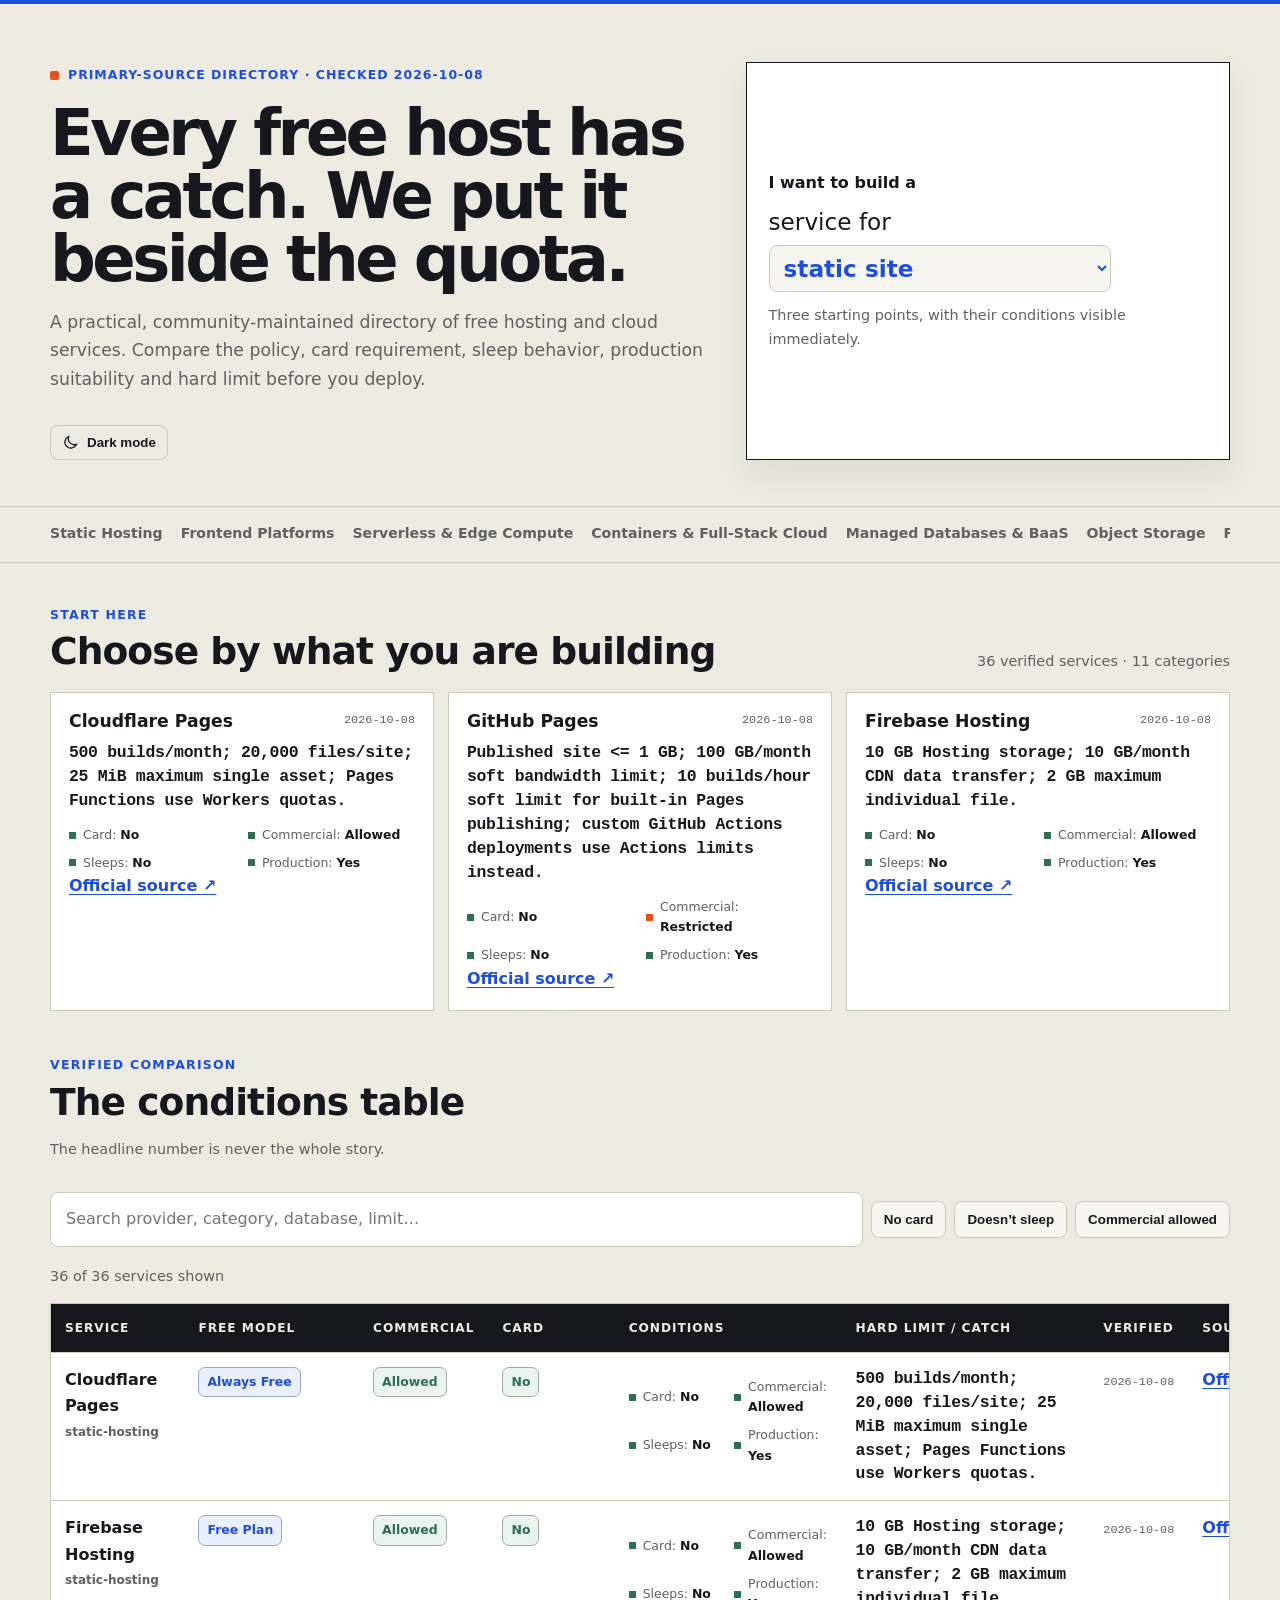
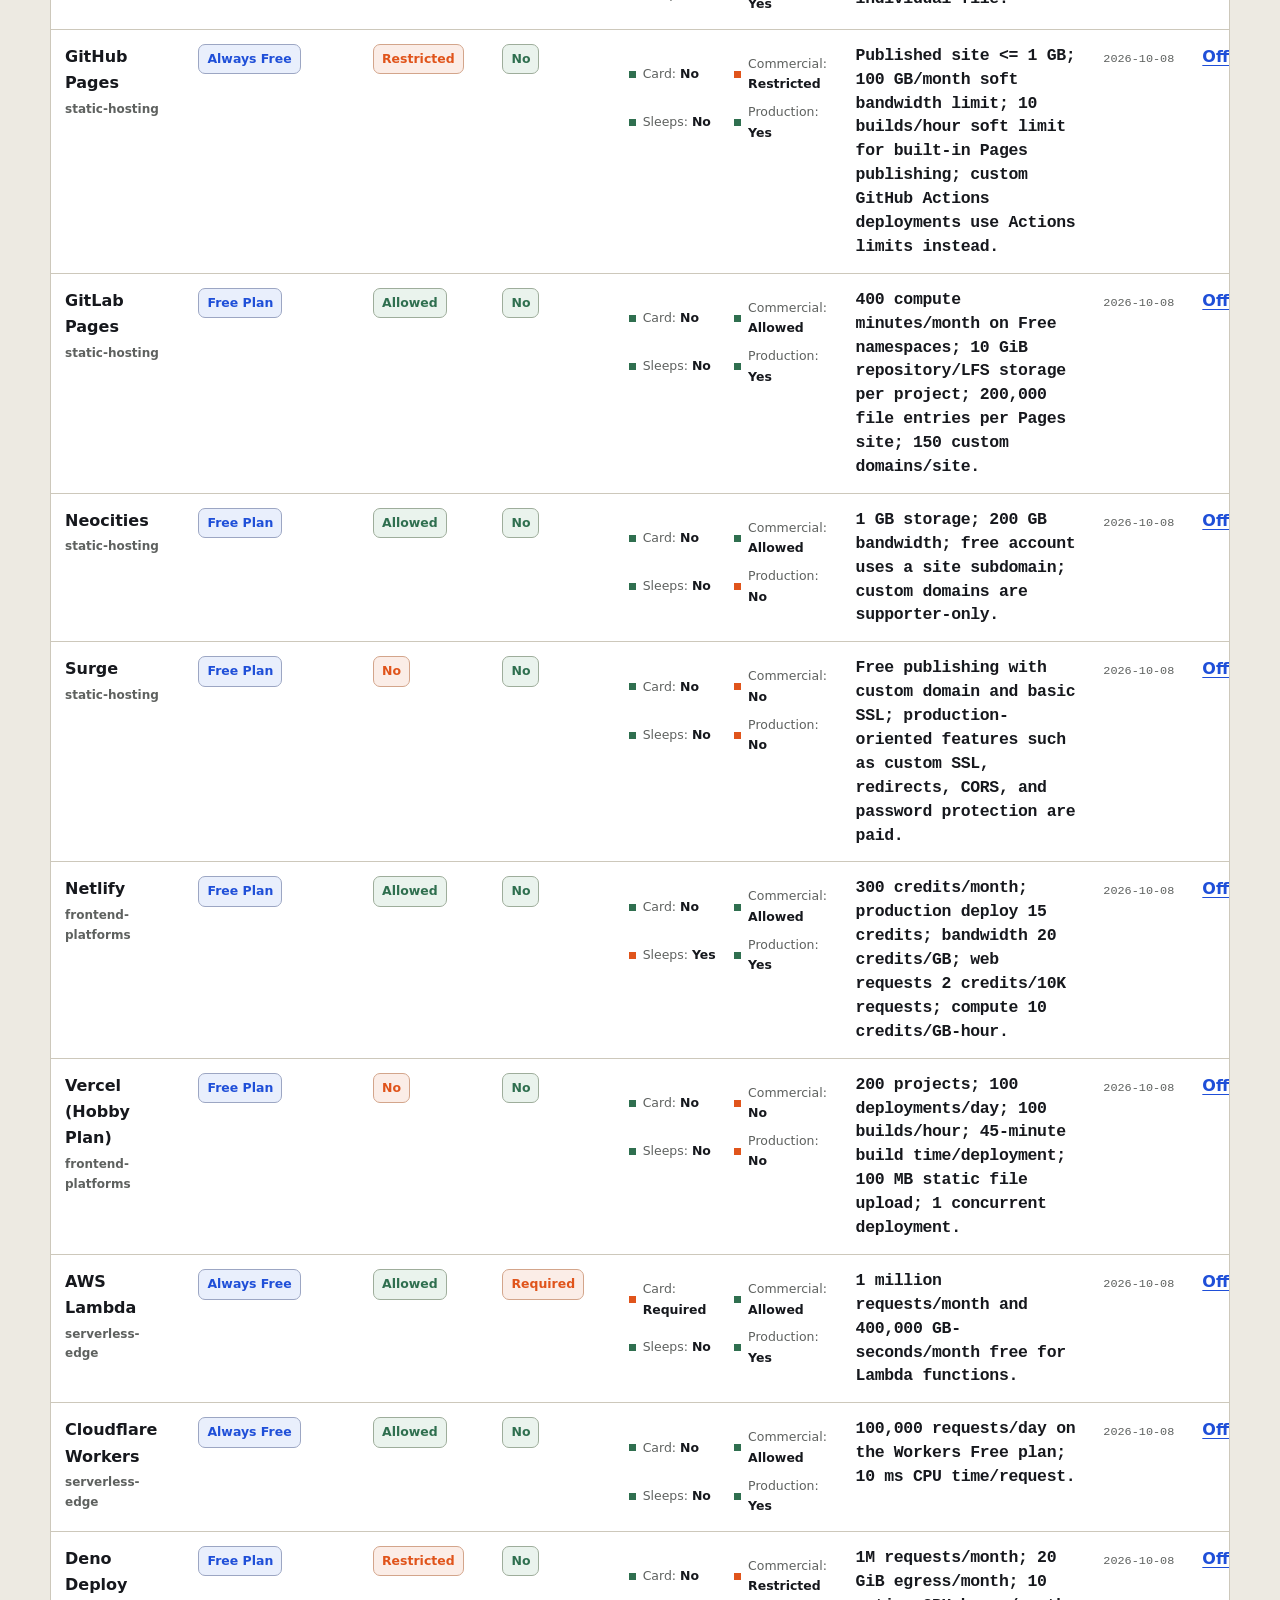
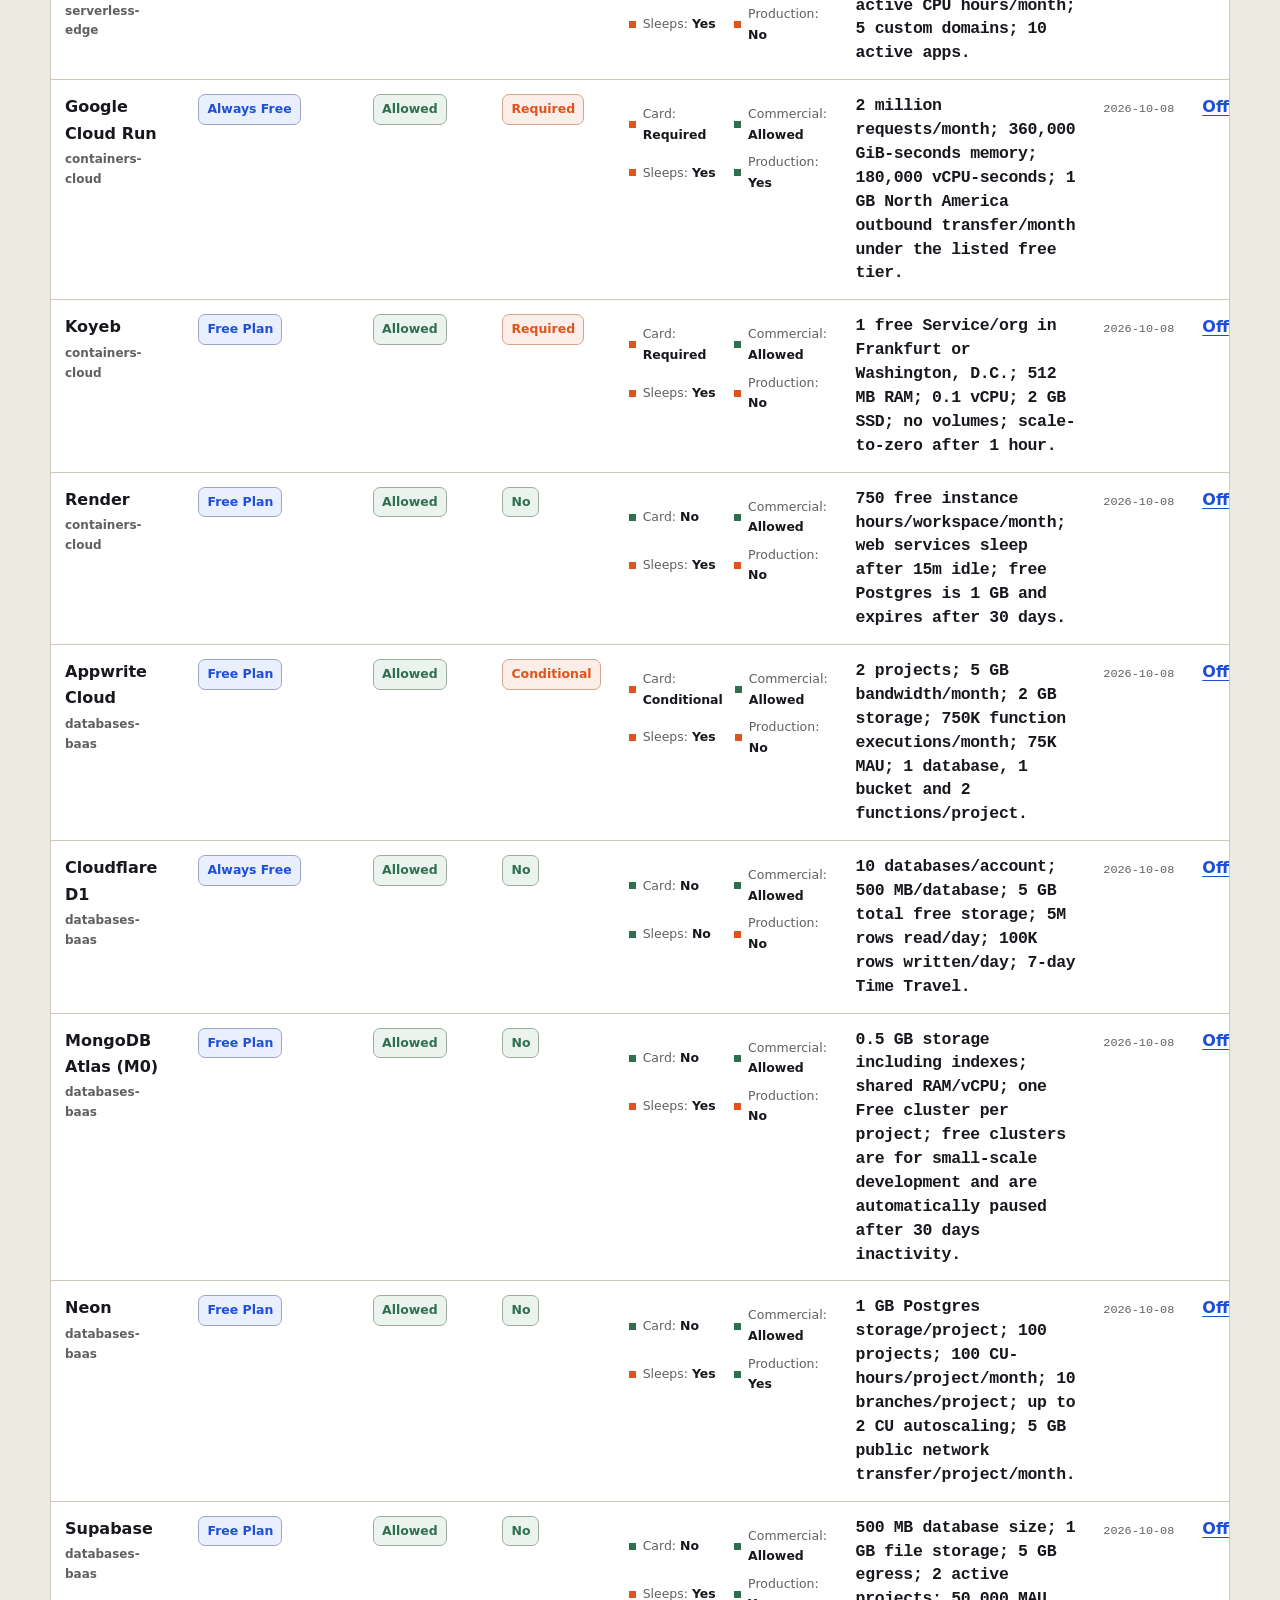
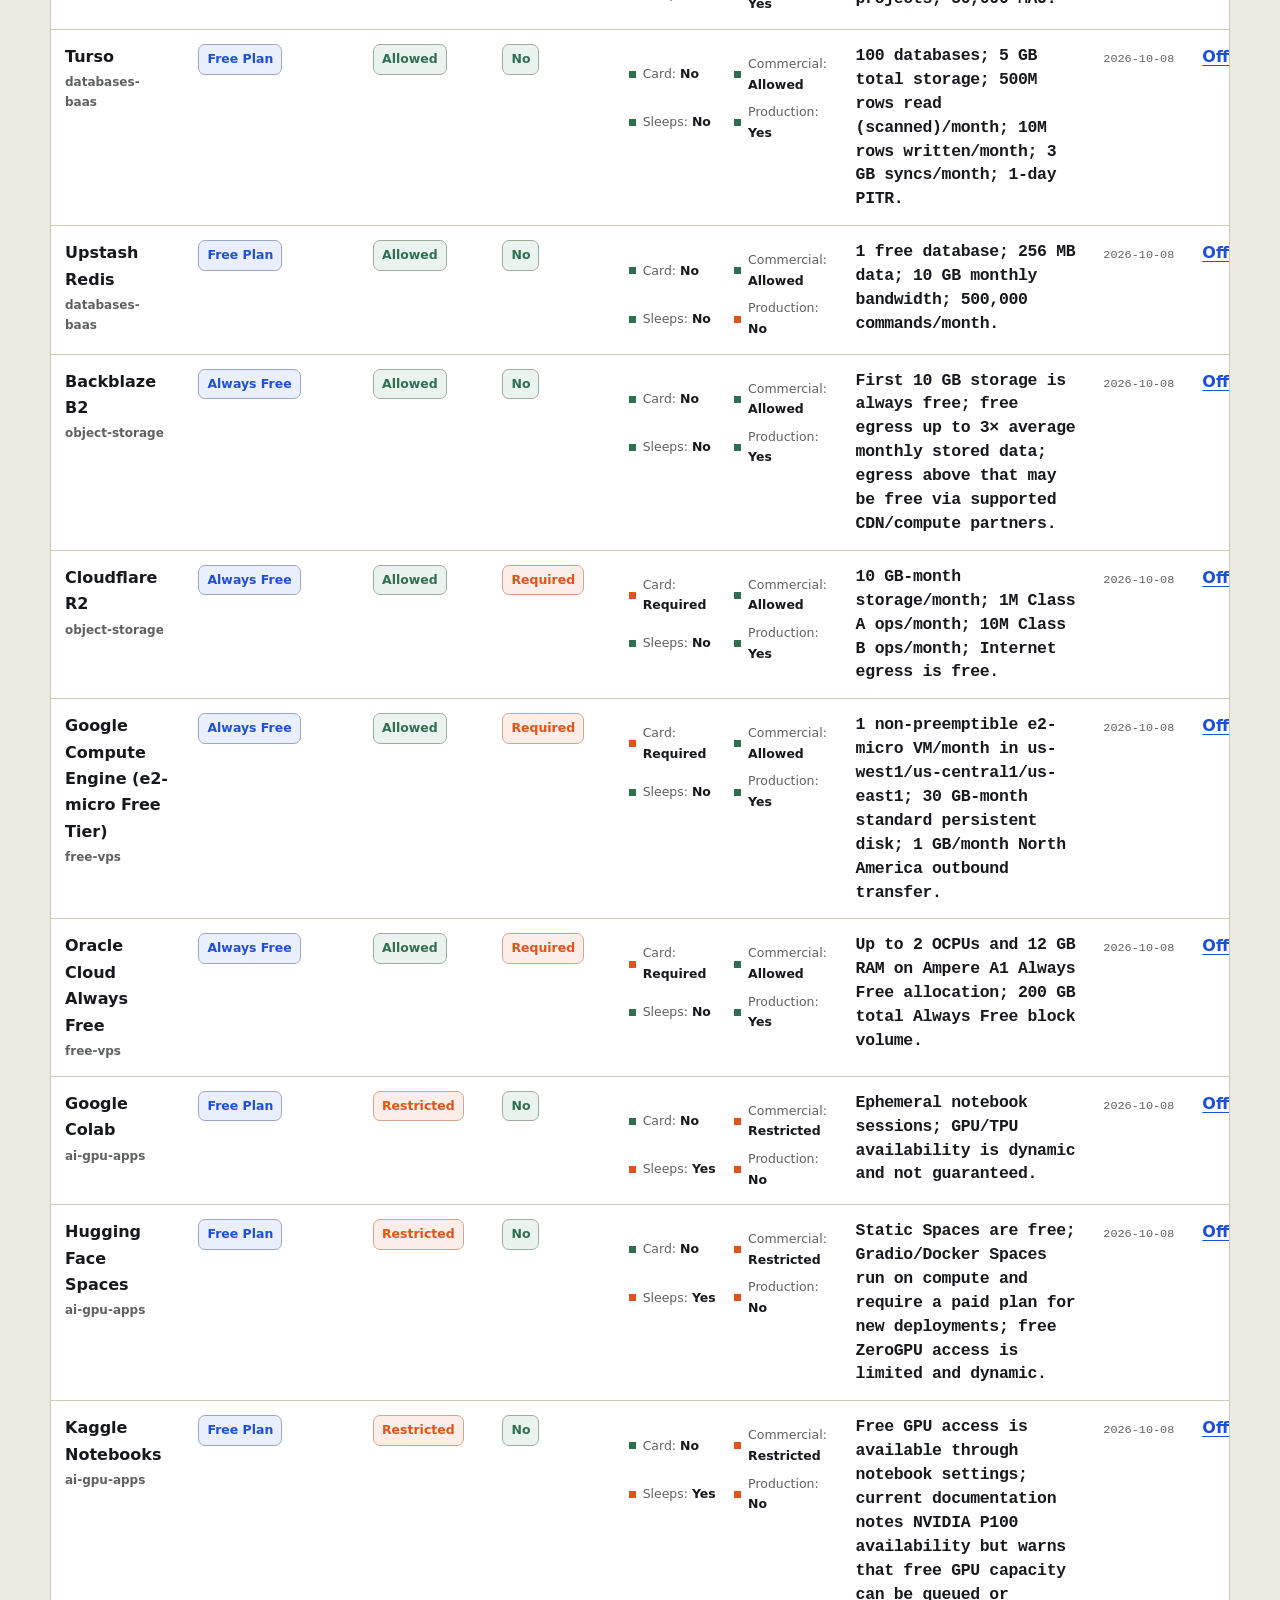
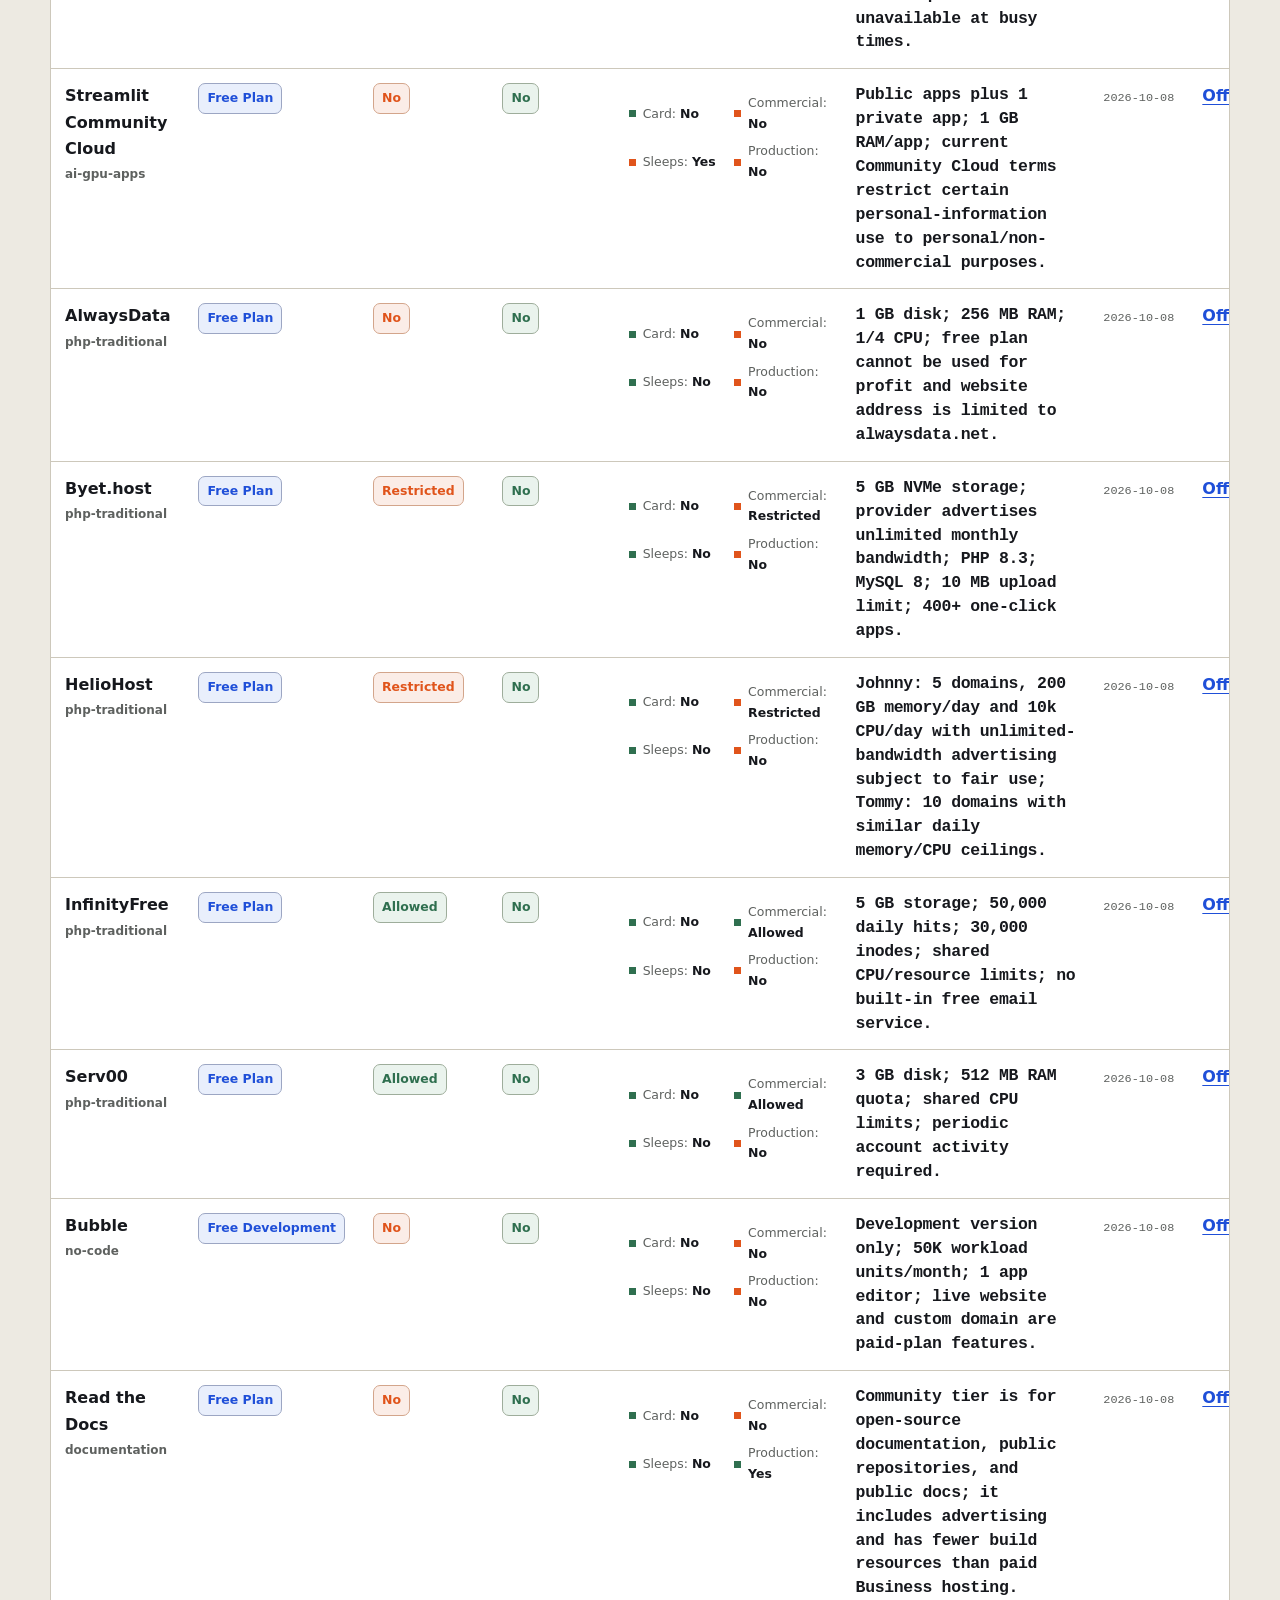
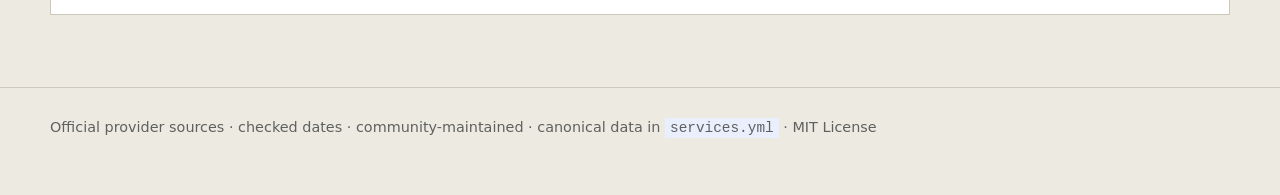
<file: site/index.html>
<!doctype html>
<html lang="en">
<head>
<meta charset="utf-8">
<meta name="viewport" content="width=device-width,initial-scale=1">
<title>Free Web Hosting &amp; Cloud 2026 | Verified Free-Tier Directory</title>
<meta name="description" content="Verified 2026 directory of free web hosting, serverless compute, managed databases, object storage, VPS and AI/data platforms. Limits and the catch are shown together.">
<link rel="canonical" href="https://hamidic911.github.io/free-web-hosting-guide/">
<link rel="stylesheet" href="style.css">
</head>
<body>
<header class="hero"><div class="container hero-grid">
<div>
<div class="eyebrow">Primary-source directory · checked 2026-10-08</div>
<h1>Every free host has a catch. We put it beside the quota.</h1>
<p class="lead">A practical, community-maintained directory of free hosting and cloud services. Compare the policy, card requirement, sleep behavior, production suitability and hard limit before you deploy.</p>
<button class="theme-toggle" id="themeToggle" type="button" aria-label="Toggle color theme"></button>
</div>
<section class="hero-tool" aria-labelledby="architectureHeading">
<div id="architectureHeading" class="hero-tool-label">I want to build a</div>
<div class="architecture-picker"><span>service for</span> <select id="architectureSelect" aria-label="Choose what you want to build"><option value="static">static site</option><option value="wordpress">WordPress / PHP site</option><option value="nextjs">Next.js app</option><option value="api">API</option><option value="docker">Docker app</option><option value="database">database</option><option value="storage">object storage</option><option value="vps">VPS / server</option><option value="ai">AI demo</option><option value="docs">documentation</option><option value="nocode">no-code app</option></select></div>
<p class="hero-note">Three starting points, with their conditions visible immediately.</p>
</section>
</div></header>
<nav class="nav-wrap"><div class="container nav" aria-label="Categories"><a href="static-hosting.html">Static Hosting</a><a href="frontend-platforms.html">Frontend Platforms</a><a href="serverless-edge.html">Serverless &amp; Edge Compute</a><a href="containers-cloud.html">Containers &amp; Full-Stack Cloud</a><a href="databases-baas.html">Managed Databases &amp; BaaS</a><a href="object-storage.html">Object Storage</a><a href="free-vps.html">Free VPS &amp; Compute</a><a href="ai-gpu-apps.html">AI, GPU &amp; Data Apps</a><a href="php-traditional.html">PHP &amp; Traditional Hosting</a><a href="no-code.html">No-Code App Builders</a><a href="documentation.html">Documentation Hosting</a></div></nav>
<main class="container">
<section>
<div class="section-head"><div><div class="section-kicker">Start here</div><h2>Choose by what you are building</h2></div><div class="meta-line">36 verified services · 11 categories</div></div>
<div id="recommendationArea" class="architecture-results" aria-live="polite"></div>
</section>
<section id="matrix">
<div class="section-head"><div><div class="section-kicker">Verified comparison</div><h2>The conditions table</h2><p class="meta-line">The headline number is never the whole story.</p></div></div>
<div class="filter-bar">
<div class="search-wrap"><input id="searchInput" type="search" placeholder="Search provider, category, database, limit…" autocomplete="off" aria-label="Search verified services"></div>
<button class="filter-btn" type="button" data-filter="no-card">No card</button>
<button class="filter-btn" type="button" data-filter="no-sleep">Doesn’t sleep</button>
<button class="filter-btn" type="button" data-filter="commercial">Commercial allowed</button>
</div>
<p id="resultStatus" class="meta-line" aria-live="polite">Loading services…</p>
<div class="table-wrap"><table class="matrix"><thead><tr><th>Service</th><th>Free model</th><th>Commercial</th><th>Card</th><th>Conditions</th><th>Hard limit / catch</th><th>Verified</th><th>Source</th></tr></thead><tbody id="servicesBody"></tbody></table></div>
<div id="mobileServicesBody" class="mobile-results"></div>
</section>
</main>
<footer><div class="container">Official provider sources · checked dates · community-maintained · canonical data in <code>services.yml</code> · MIT License</div></footer>
<script src="app.js"></script>
</body>
</html>
</file>
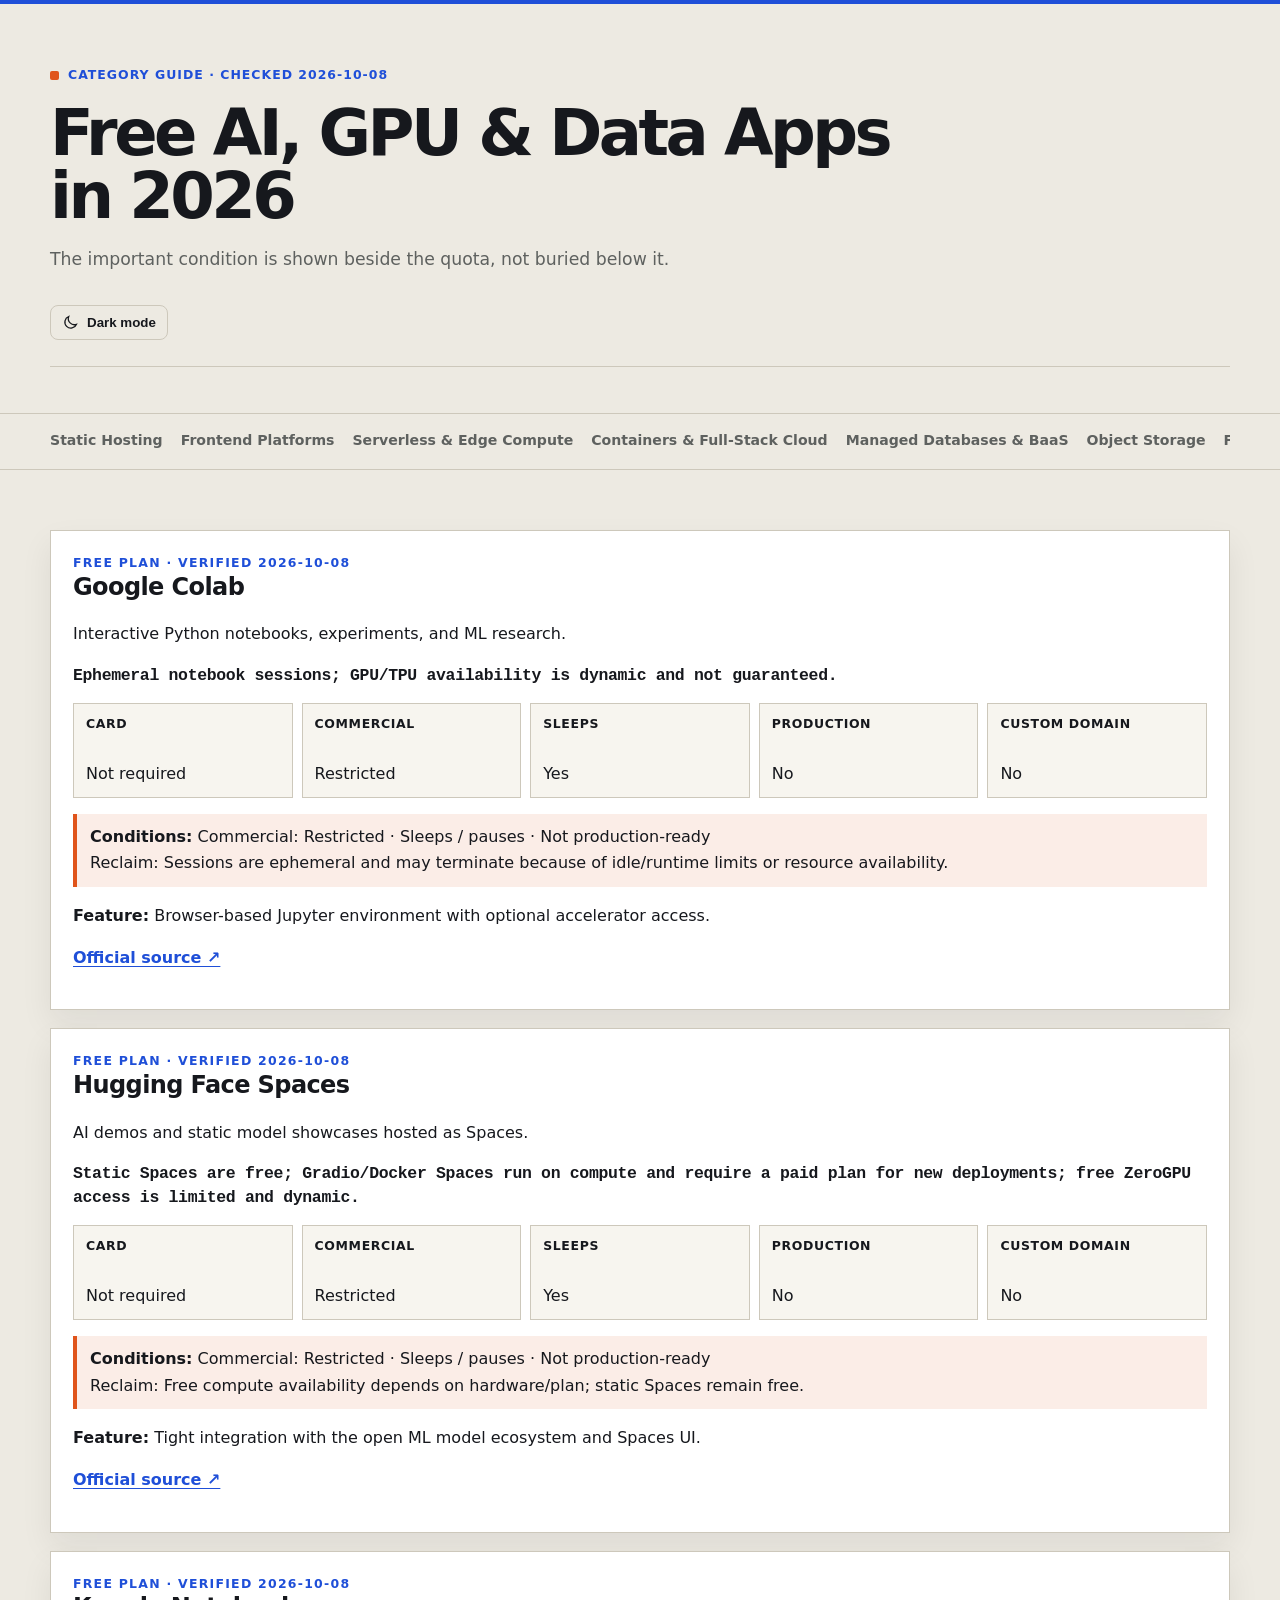
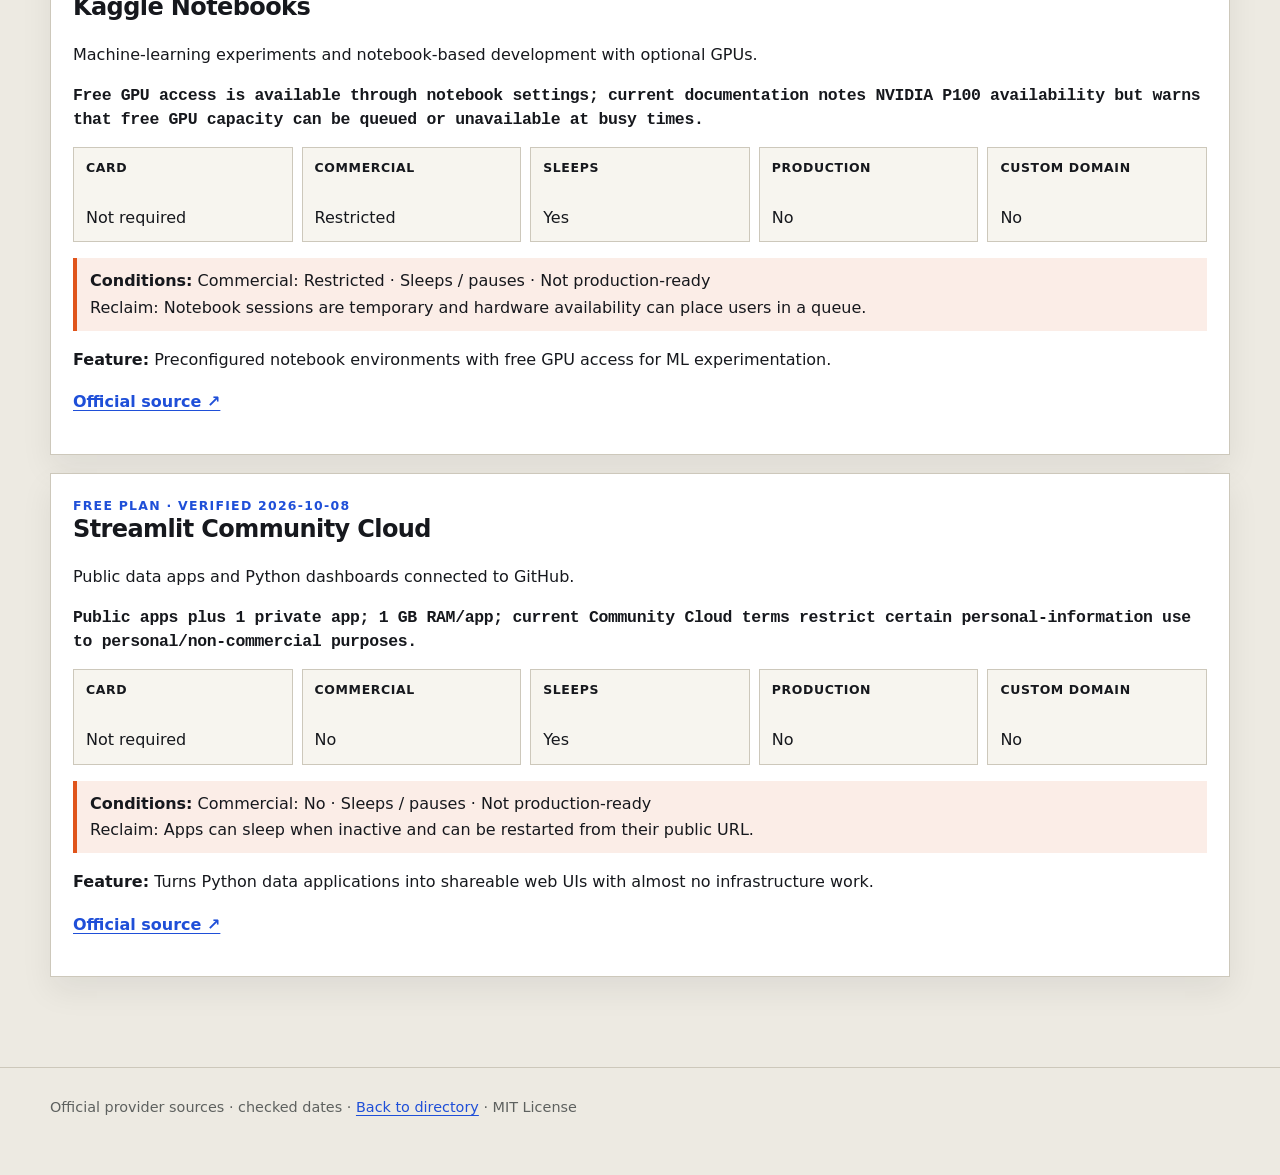
<file: site/ai-gpu-apps.html>
<!doctype html>
<html lang="en">
<head>
<meta charset="utf-8">
<meta name="viewport" content="width=device-width,initial-scale=1">
<title>Free AI, GPU &amp; Data Apps 2026 | Verified Limits &amp; Conditions</title>
<meta name="description" content="Verified 2026 ai, gpu &amp; data apps services with free-tier limits, card requirements, commercial policies, and sleep/reclaim conditions.">
<link rel="canonical" href="https://hamidic911.github.io/free-web-hosting-guide/ai-gpu-apps.html">
<link rel="stylesheet" href="style.css">
</head>
<body>
<header class="hero"><div class="container category-header">
<div class="eyebrow">Category guide · checked 2026-10-08</div>
<h1>Free AI, GPU &amp; Data Apps in 2026</h1>
<p class="lead">The important condition is shown beside the quota, not buried below it.</p>
<button class="theme-toggle" id="themeToggle" type="button" aria-label="Toggle color theme"></button>
</div></header>
<nav class="nav-wrap"><div class="container nav" aria-label="Categories"><a href="static-hosting.html">Static Hosting</a><a href="frontend-platforms.html">Frontend Platforms</a><a href="serverless-edge.html">Serverless &amp; Edge Compute</a><a href="containers-cloud.html">Containers &amp; Full-Stack Cloud</a><a href="databases-baas.html">Managed Databases &amp; BaaS</a><a href="object-storage.html">Object Storage</a><a href="free-vps.html">Free VPS &amp; Compute</a><a href="ai-gpu-apps.html">AI, GPU &amp; Data Apps</a><a href="php-traditional.html">PHP &amp; Traditional Hosting</a><a href="no-code.html">No-Code App Builders</a><a href="documentation.html">Documentation Hosting</a></div></nav>
<main class="container"><article class="card">
<div class="section-kicker">Free Plan · verified 2026-10-08</div>
<h2>Google Colab</h2>
<p>Interactive Python notebooks, experiments, and ML research.</p>
<p class="limit">Ephemeral notebook sessions; GPU/TPU availability is dynamic and not guaranteed.</p>
<div class="facts">
<div class="fact"><strong>Card</strong><br>Not required</div>
<div class="fact"><strong>Commercial</strong><br>Restricted</div>
<div class="fact"><strong>Sleeps</strong><br>Yes</div>
<div class="fact"><strong>Production</strong><br>No</div>
<div class="fact"><strong>Custom domain</strong><br>No</div>
</div>
<div class="trap-note"><strong>Conditions:</strong> Commercial: Restricted · Sleeps / pauses · Not production-ready<br><span class="muted">Reclaim: Sessions are ephemeral and may terminate because of idle/runtime limits or resource availability.</span></div>
<p><strong>Feature:</strong> Browser-based Jupyter environment with optional accelerator access.</p>
<p><a class="source-link" href="https://colab.research.google.com/" target="_blank" rel="noopener">Official source ↗</a></p>
</article><article class="card">
<div class="section-kicker">Free Plan · verified 2026-10-08</div>
<h2>Hugging Face Spaces</h2>
<p>AI demos and static model showcases hosted as Spaces.</p>
<p class="limit">Static Spaces are free; Gradio/Docker Spaces run on compute and require a paid plan for new deployments; free ZeroGPU access is limited and dynamic.</p>
<div class="facts">
<div class="fact"><strong>Card</strong><br>Not required</div>
<div class="fact"><strong>Commercial</strong><br>Restricted</div>
<div class="fact"><strong>Sleeps</strong><br>Yes</div>
<div class="fact"><strong>Production</strong><br>No</div>
<div class="fact"><strong>Custom domain</strong><br>No</div>
</div>
<div class="trap-note"><strong>Conditions:</strong> Commercial: Restricted · Sleeps / pauses · Not production-ready<br><span class="muted">Reclaim: Free compute availability depends on hardware/plan; static Spaces remain free.</span></div>
<p><strong>Feature:</strong> Tight integration with the open ML model ecosystem and Spaces UI.</p>
<p><a class="source-link" href="https://huggingface.co/docs/hub/spaces-overview" target="_blank" rel="noopener">Official source ↗</a></p>
</article><article class="card">
<div class="section-kicker">Free Plan · verified 2026-10-08</div>
<h2>Kaggle Notebooks</h2>
<p>Machine-learning experiments and notebook-based development with optional GPUs.</p>
<p class="limit">Free GPU access is available through notebook settings; current documentation notes NVIDIA P100 availability but warns that free GPU capacity can be queued or unavailable at busy times.</p>
<div class="facts">
<div class="fact"><strong>Card</strong><br>Not required</div>
<div class="fact"><strong>Commercial</strong><br>Restricted</div>
<div class="fact"><strong>Sleeps</strong><br>Yes</div>
<div class="fact"><strong>Production</strong><br>No</div>
<div class="fact"><strong>Custom domain</strong><br>No</div>
</div>
<div class="trap-note"><strong>Conditions:</strong> Commercial: Restricted · Sleeps / pauses · Not production-ready<br><span class="muted">Reclaim: Notebook sessions are temporary and hardware availability can place users in a queue.</span></div>
<p><strong>Feature:</strong> Preconfigured notebook environments with free GPU access for ML experimentation.</p>
<p><a class="source-link" href="https://www.kaggle.com/docs/notebooks" target="_blank" rel="noopener">Official source ↗</a></p>
</article><article class="card">
<div class="section-kicker">Free Plan · verified 2026-10-08</div>
<h2>Streamlit Community Cloud</h2>
<p>Public data apps and Python dashboards connected to GitHub.</p>
<p class="limit">Public apps plus 1 private app; 1 GB RAM/app; current Community Cloud terms restrict certain personal-information use to personal/non-commercial purposes.</p>
<div class="facts">
<div class="fact"><strong>Card</strong><br>Not required</div>
<div class="fact"><strong>Commercial</strong><br>No</div>
<div class="fact"><strong>Sleeps</strong><br>Yes</div>
<div class="fact"><strong>Production</strong><br>No</div>
<div class="fact"><strong>Custom domain</strong><br>No</div>
</div>
<div class="trap-note"><strong>Conditions:</strong> Commercial: No · Sleeps / pauses · Not production-ready<br><span class="muted">Reclaim: Apps can sleep when inactive and can be restarted from their public URL.</span></div>
<p><strong>Feature:</strong> Turns Python data applications into shareable web UIs with almost no infrastructure work.</p>
<p><a class="source-link" href="https://docs.streamlit.io/deploy/streamlit-community-cloud" target="_blank" rel="noopener">Official source ↗</a></p>
</article></main>
<footer><div class="container">Official provider sources · checked dates · <a href="index.html">Back to directory</a> · MIT License</div></footer>
<script src="app.js"></script>
</body>
</html>
</file>
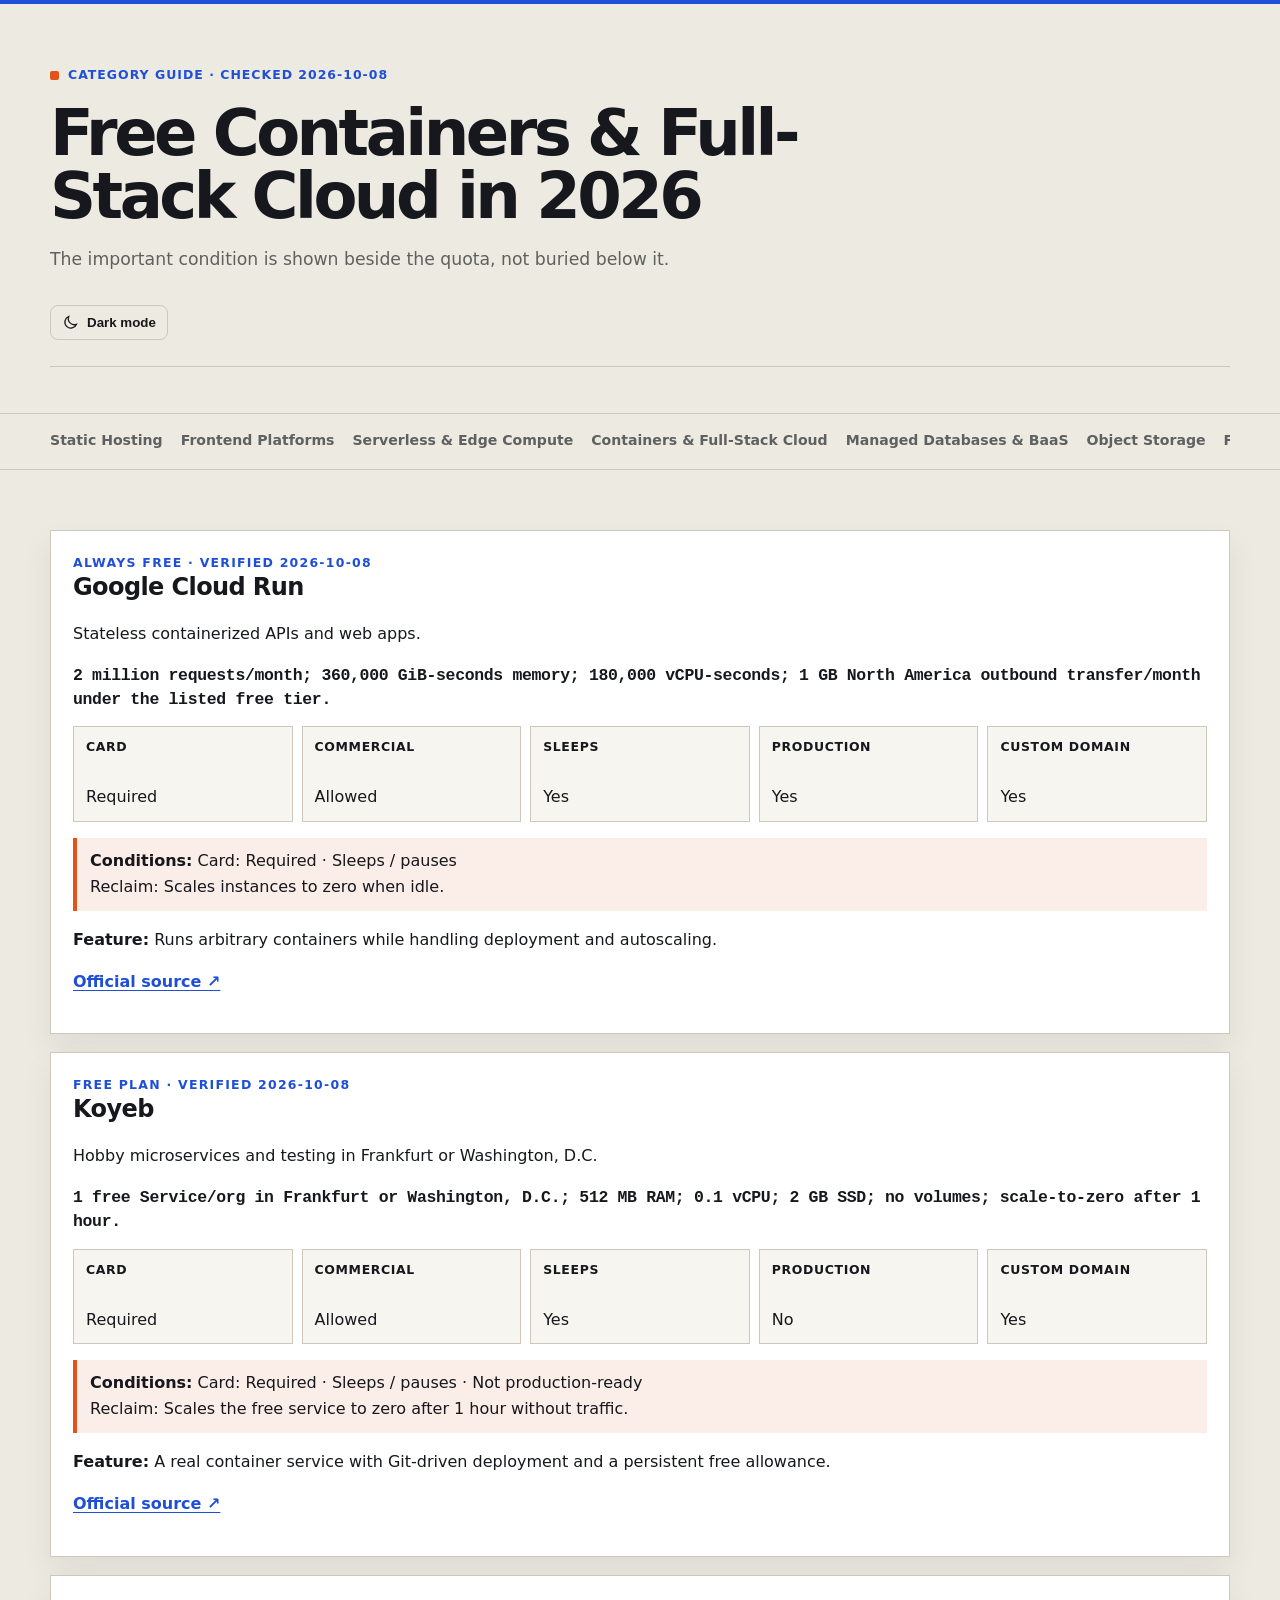
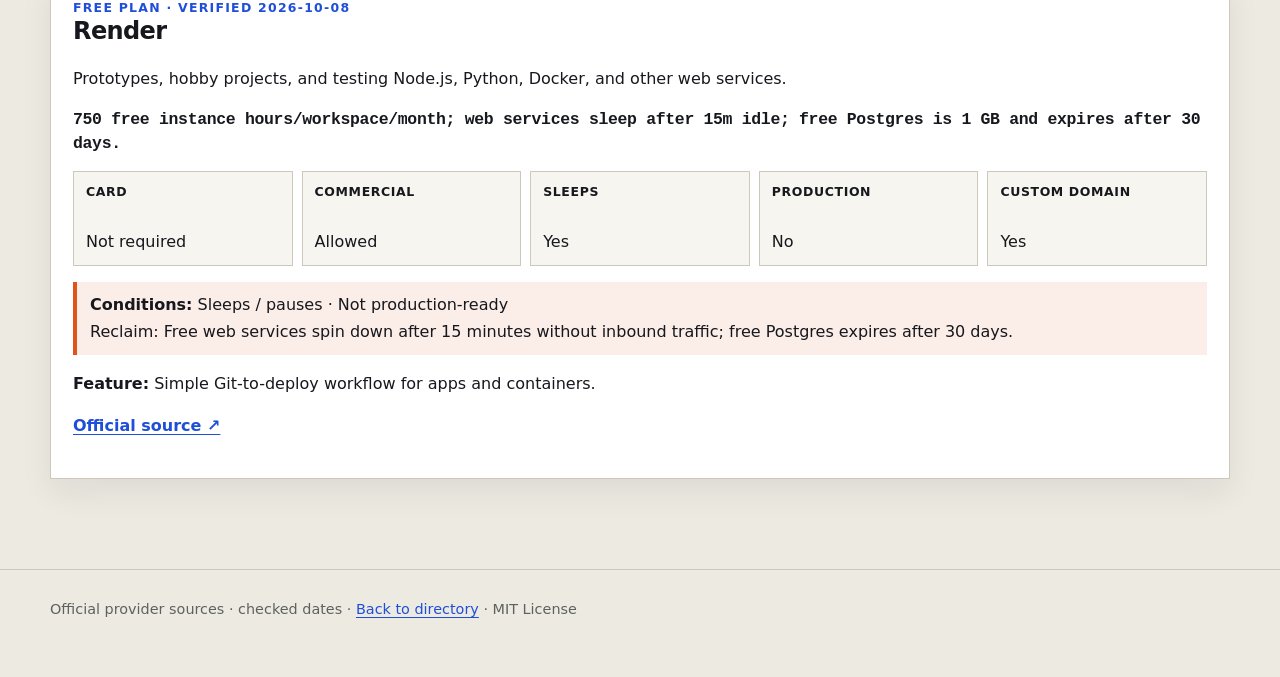
<file: site/containers-cloud.html>
<!doctype html>
<html lang="en">
<head>
<meta charset="utf-8">
<meta name="viewport" content="width=device-width,initial-scale=1">
<title>Free Containers &amp; Full-Stack Cloud 2026 | Verified Limits &amp; Conditions</title>
<meta name="description" content="Verified 2026 containers &amp; full-stack cloud services with free-tier limits, card requirements, commercial policies, and sleep/reclaim conditions.">
<link rel="canonical" href="https://hamidic911.github.io/free-web-hosting-guide/containers-cloud.html">
<link rel="stylesheet" href="style.css">
</head>
<body>
<header class="hero"><div class="container category-header">
<div class="eyebrow">Category guide · checked 2026-10-08</div>
<h1>Free Containers &amp; Full-Stack Cloud in 2026</h1>
<p class="lead">The important condition is shown beside the quota, not buried below it.</p>
<button class="theme-toggle" id="themeToggle" type="button" aria-label="Toggle color theme"></button>
</div></header>
<nav class="nav-wrap"><div class="container nav" aria-label="Categories"><a href="static-hosting.html">Static Hosting</a><a href="frontend-platforms.html">Frontend Platforms</a><a href="serverless-edge.html">Serverless &amp; Edge Compute</a><a href="containers-cloud.html">Containers &amp; Full-Stack Cloud</a><a href="databases-baas.html">Managed Databases &amp; BaaS</a><a href="object-storage.html">Object Storage</a><a href="free-vps.html">Free VPS &amp; Compute</a><a href="ai-gpu-apps.html">AI, GPU &amp; Data Apps</a><a href="php-traditional.html">PHP &amp; Traditional Hosting</a><a href="no-code.html">No-Code App Builders</a><a href="documentation.html">Documentation Hosting</a></div></nav>
<main class="container"><article class="card">
<div class="section-kicker">Always Free · verified 2026-10-08</div>
<h2>Google Cloud Run</h2>
<p>Stateless containerized APIs and web apps.</p>
<p class="limit">2 million requests/month; 360,000 GiB-seconds memory; 180,000 vCPU-seconds; 1 GB North America outbound transfer/month under the listed free tier.</p>
<div class="facts">
<div class="fact"><strong>Card</strong><br>Required</div>
<div class="fact"><strong>Commercial</strong><br>Allowed</div>
<div class="fact"><strong>Sleeps</strong><br>Yes</div>
<div class="fact"><strong>Production</strong><br>Yes</div>
<div class="fact"><strong>Custom domain</strong><br>Yes</div>
</div>
<div class="trap-note"><strong>Conditions:</strong> Card: Required · Sleeps / pauses<br><span class="muted">Reclaim: Scales instances to zero when idle.</span></div>
<p><strong>Feature:</strong> Runs arbitrary containers while handling deployment and autoscaling.</p>
<p><a class="source-link" href="https://docs.cloud.google.com/free/docs/free-cloud-features" target="_blank" rel="noopener">Official source ↗</a></p>
</article><article class="card">
<div class="section-kicker">Free Plan · verified 2026-10-08</div>
<h2>Koyeb</h2>
<p>Hobby microservices and testing in Frankfurt or Washington, D.C.</p>
<p class="limit">1 free Service/org in Frankfurt or Washington, D.C.; 512 MB RAM; 0.1 vCPU; 2 GB SSD; no volumes; scale-to-zero after 1 hour.</p>
<div class="facts">
<div class="fact"><strong>Card</strong><br>Required</div>
<div class="fact"><strong>Commercial</strong><br>Allowed</div>
<div class="fact"><strong>Sleeps</strong><br>Yes</div>
<div class="fact"><strong>Production</strong><br>No</div>
<div class="fact"><strong>Custom domain</strong><br>Yes</div>
</div>
<div class="trap-note"><strong>Conditions:</strong> Card: Required · Sleeps / pauses · Not production-ready<br><span class="muted">Reclaim: Scales the free service to zero after 1 hour without traffic.</span></div>
<p><strong>Feature:</strong> A real container service with Git-driven deployment and a persistent free allowance.</p>
<p><a class="source-link" href="https://www.koyeb.com/docs/faqs/pricing" target="_blank" rel="noopener">Official source ↗</a></p>
</article><article class="card">
<div class="section-kicker">Free Plan · verified 2026-10-08</div>
<h2>Render</h2>
<p>Prototypes, hobby projects, and testing Node.js, Python, Docker, and other web services.</p>
<p class="limit">750 free instance hours/workspace/month; web services sleep after 15m idle; free Postgres is 1 GB and expires after 30 days.</p>
<div class="facts">
<div class="fact"><strong>Card</strong><br>Not required</div>
<div class="fact"><strong>Commercial</strong><br>Allowed</div>
<div class="fact"><strong>Sleeps</strong><br>Yes</div>
<div class="fact"><strong>Production</strong><br>No</div>
<div class="fact"><strong>Custom domain</strong><br>Yes</div>
</div>
<div class="trap-note"><strong>Conditions:</strong> Sleeps / pauses · Not production-ready<br><span class="muted">Reclaim: Free web services spin down after 15 minutes without inbound traffic; free Postgres expires after 30 days.</span></div>
<p><strong>Feature:</strong> Simple Git-to-deploy workflow for apps and containers.</p>
<p><a class="source-link" href="https://render.com/docs/free" target="_blank" rel="noopener">Official source ↗</a></p>
</article></main>
<footer><div class="container">Official provider sources · checked dates · <a href="index.html">Back to directory</a> · MIT License</div></footer>
<script src="app.js"></script>
</body>
</html>
</file>
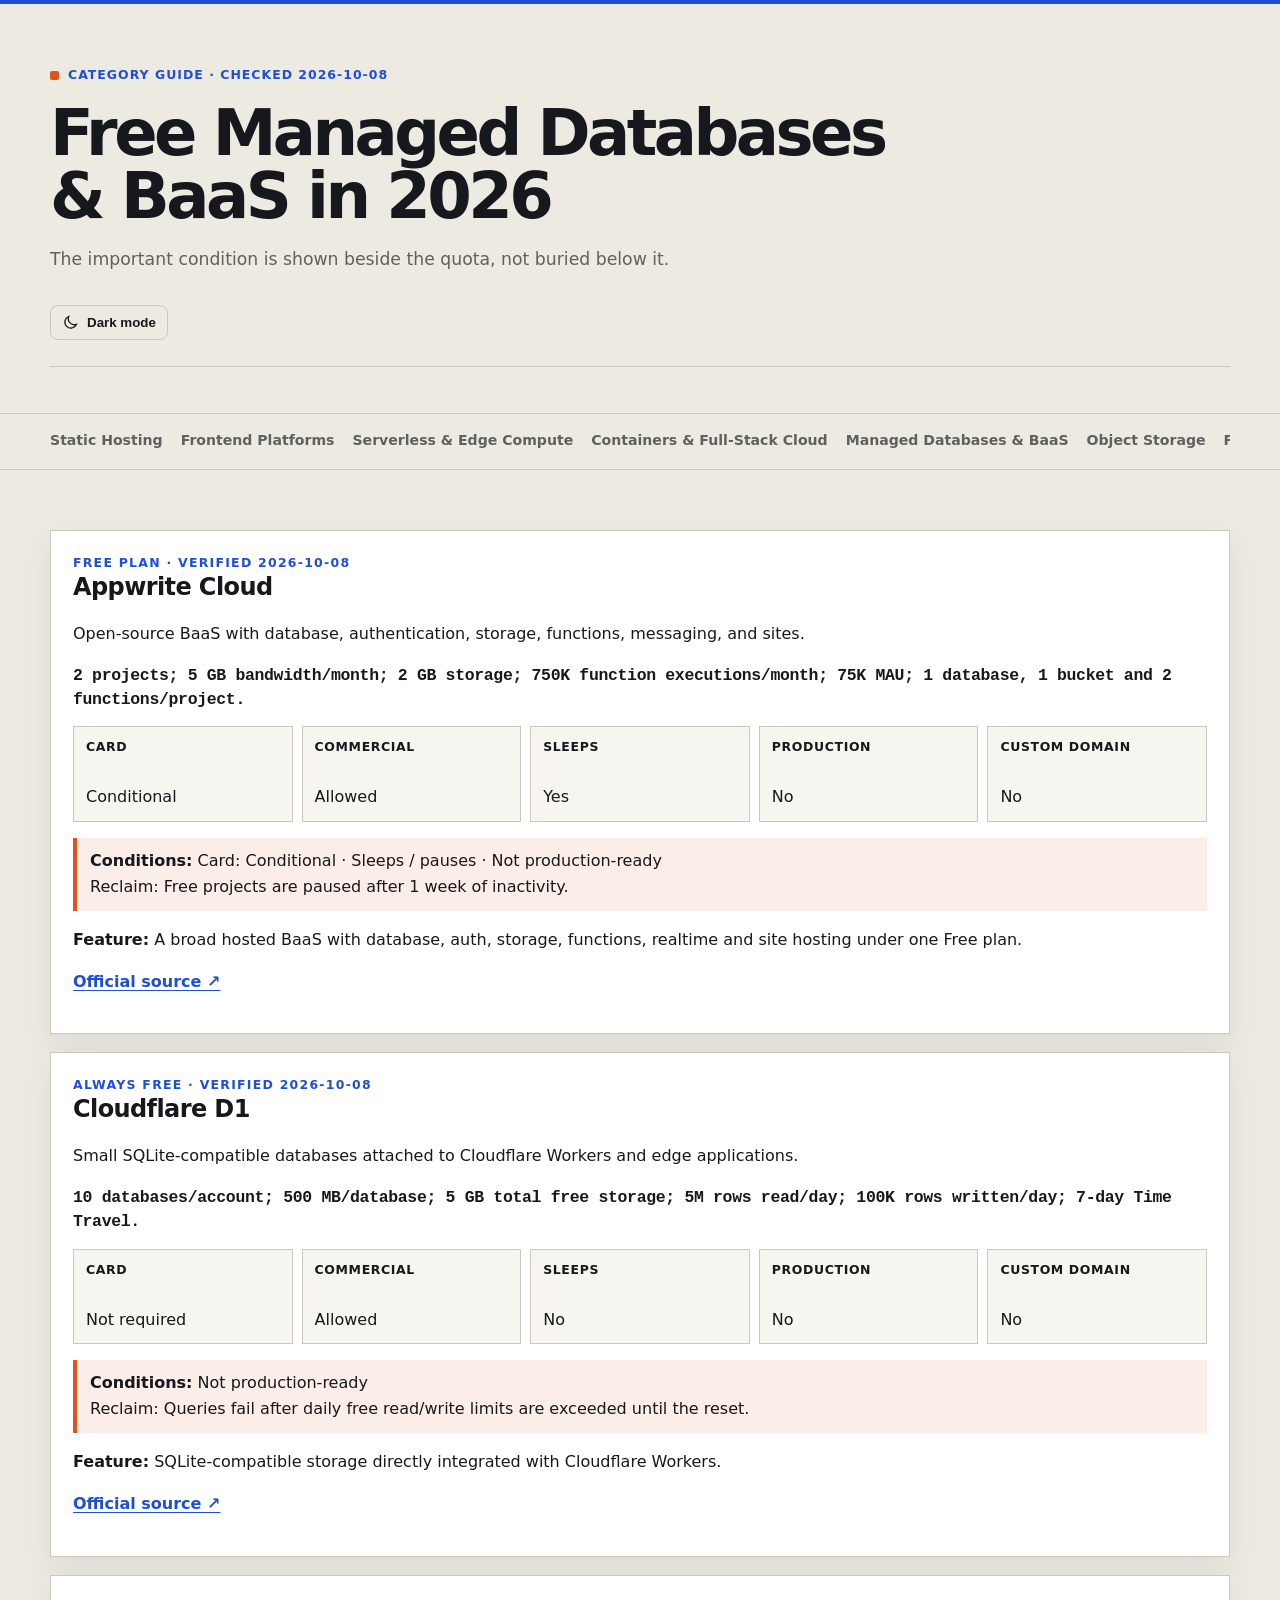
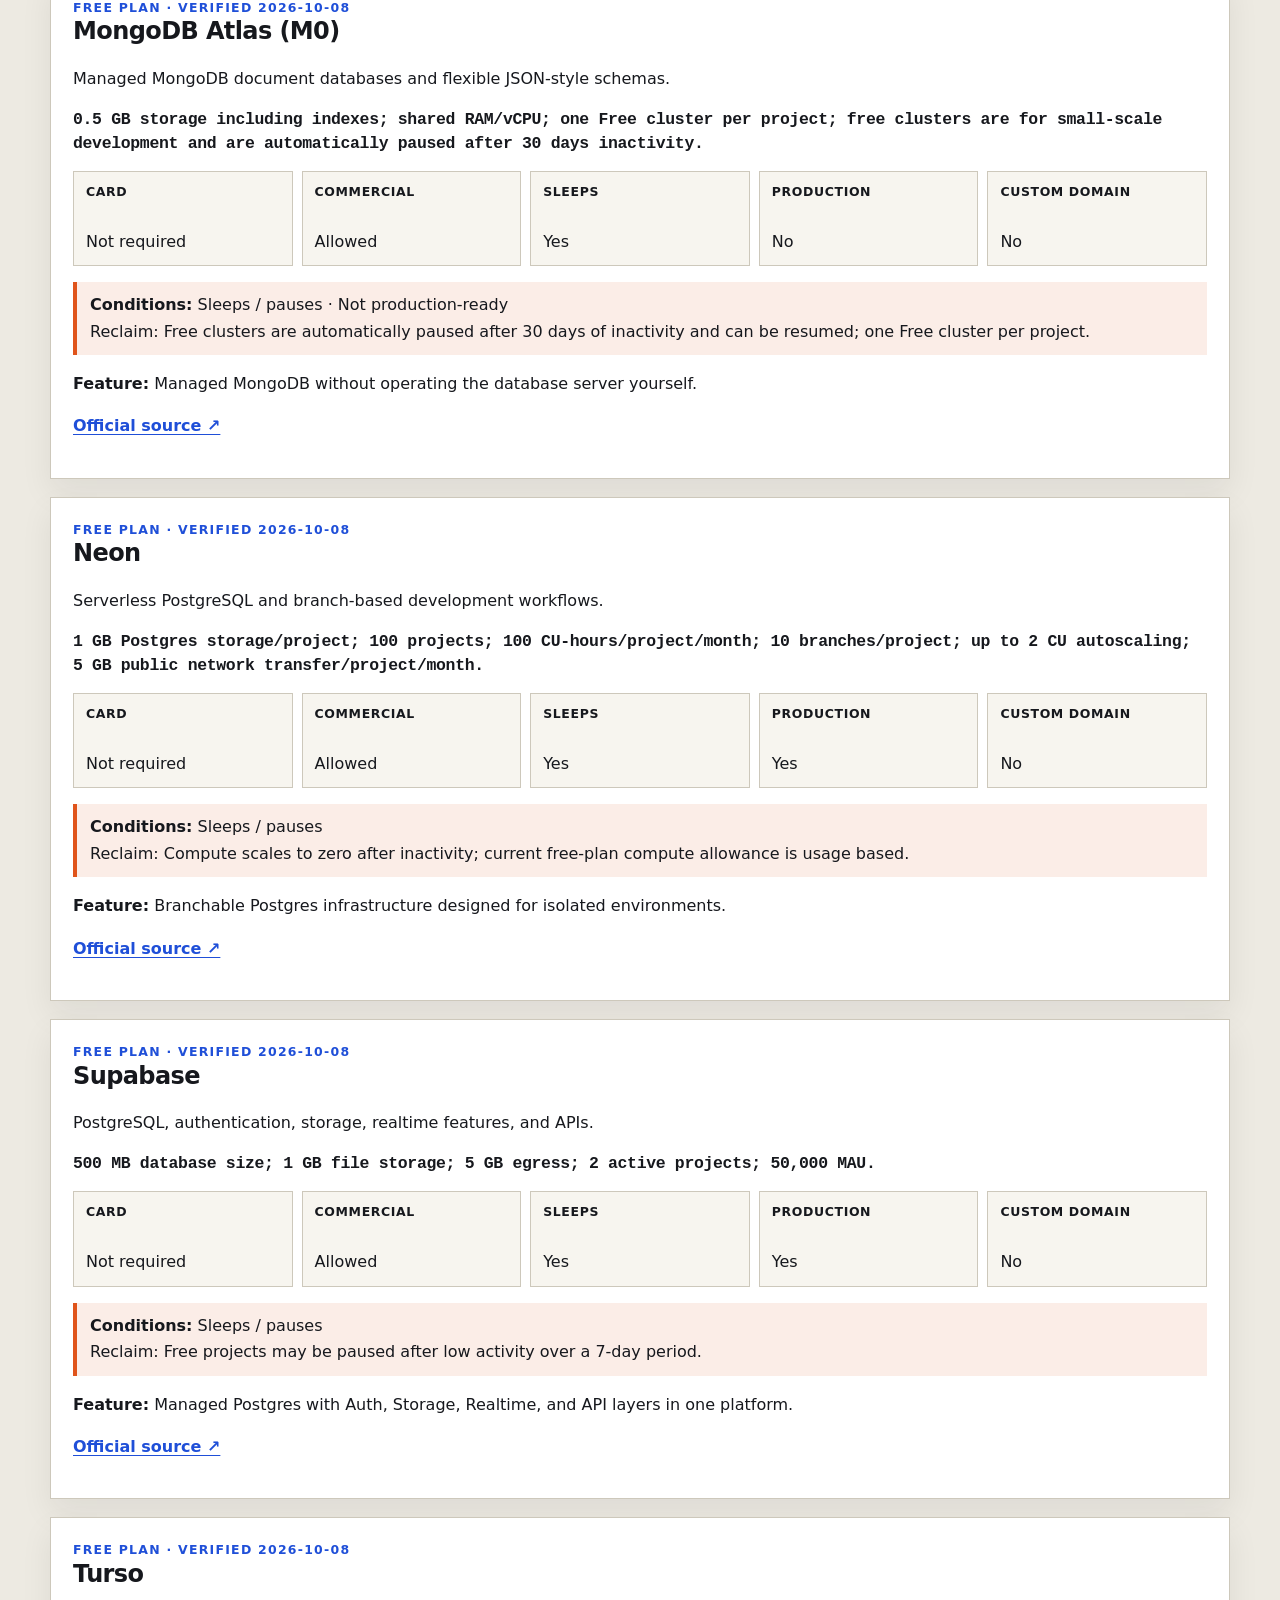
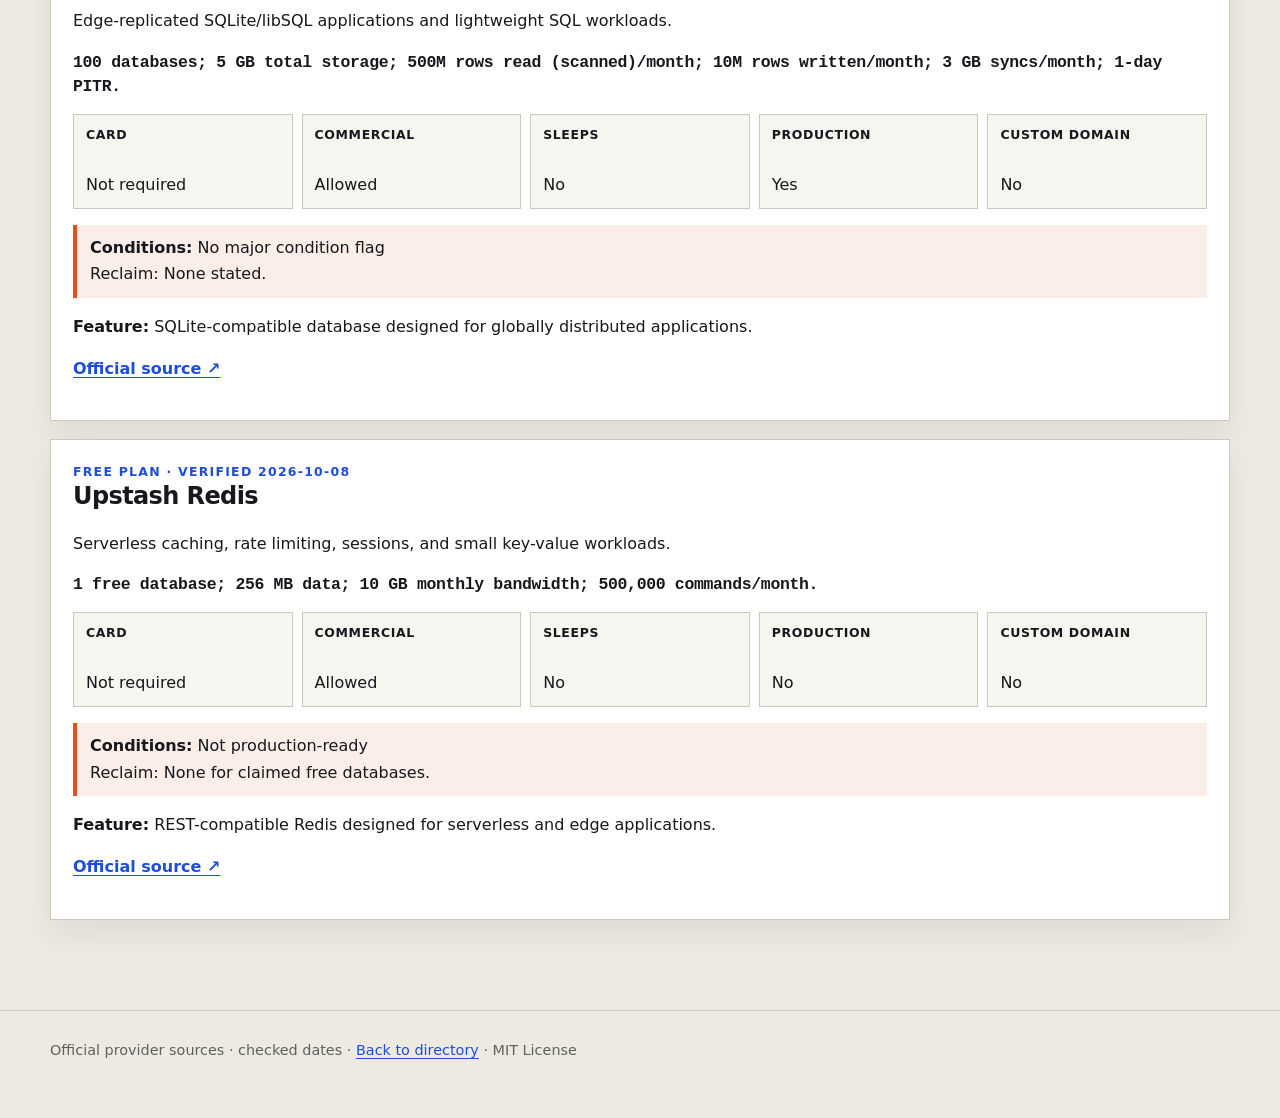
<file: site/databases-baas.html>
<!doctype html>
<html lang="en">
<head>
<meta charset="utf-8">
<meta name="viewport" content="width=device-width,initial-scale=1">
<title>Free Managed Databases &amp; BaaS 2026 | Verified Limits &amp; Conditions</title>
<meta name="description" content="Verified 2026 managed databases &amp; baas services with free-tier limits, card requirements, commercial policies, and sleep/reclaim conditions.">
<link rel="canonical" href="https://hamidic911.github.io/free-web-hosting-guide/databases-baas.html">
<link rel="stylesheet" href="style.css">
</head>
<body>
<header class="hero"><div class="container category-header">
<div class="eyebrow">Category guide · checked 2026-10-08</div>
<h1>Free Managed Databases &amp; BaaS in 2026</h1>
<p class="lead">The important condition is shown beside the quota, not buried below it.</p>
<button class="theme-toggle" id="themeToggle" type="button" aria-label="Toggle color theme"></button>
</div></header>
<nav class="nav-wrap"><div class="container nav" aria-label="Categories"><a href="static-hosting.html">Static Hosting</a><a href="frontend-platforms.html">Frontend Platforms</a><a href="serverless-edge.html">Serverless &amp; Edge Compute</a><a href="containers-cloud.html">Containers &amp; Full-Stack Cloud</a><a href="databases-baas.html">Managed Databases &amp; BaaS</a><a href="object-storage.html">Object Storage</a><a href="free-vps.html">Free VPS &amp; Compute</a><a href="ai-gpu-apps.html">AI, GPU &amp; Data Apps</a><a href="php-traditional.html">PHP &amp; Traditional Hosting</a><a href="no-code.html">No-Code App Builders</a><a href="documentation.html">Documentation Hosting</a></div></nav>
<main class="container"><article class="card">
<div class="section-kicker">Free Plan · verified 2026-10-08</div>
<h2>Appwrite Cloud</h2>
<p>Open-source BaaS with database, authentication, storage, functions, messaging, and sites.</p>
<p class="limit">2 projects; 5 GB bandwidth/month; 2 GB storage; 750K function executions/month; 75K MAU; 1 database, 1 bucket and 2 functions/project.</p>
<div class="facts">
<div class="fact"><strong>Card</strong><br>Conditional</div>
<div class="fact"><strong>Commercial</strong><br>Allowed</div>
<div class="fact"><strong>Sleeps</strong><br>Yes</div>
<div class="fact"><strong>Production</strong><br>No</div>
<div class="fact"><strong>Custom domain</strong><br>No</div>
</div>
<div class="trap-note"><strong>Conditions:</strong> Card: Conditional · Sleeps / pauses · Not production-ready<br><span class="muted">Reclaim: Free projects are paused after 1 week of inactivity.</span></div>
<p><strong>Feature:</strong> A broad hosted BaaS with database, auth, storage, functions, realtime and site hosting under one Free plan.</p>
<p><a class="source-link" href="https://appwrite.io/pricing" target="_blank" rel="noopener">Official source ↗</a></p>
</article><article class="card">
<div class="section-kicker">Always Free · verified 2026-10-08</div>
<h2>Cloudflare D1</h2>
<p>Small SQLite-compatible databases attached to Cloudflare Workers and edge applications.</p>
<p class="limit">10 databases/account; 500 MB/database; 5 GB total free storage; 5M rows read/day; 100K rows written/day; 7-day Time Travel.</p>
<div class="facts">
<div class="fact"><strong>Card</strong><br>Not required</div>
<div class="fact"><strong>Commercial</strong><br>Allowed</div>
<div class="fact"><strong>Sleeps</strong><br>No</div>
<div class="fact"><strong>Production</strong><br>No</div>
<div class="fact"><strong>Custom domain</strong><br>No</div>
</div>
<div class="trap-note"><strong>Conditions:</strong> Not production-ready<br><span class="muted">Reclaim: Queries fail after daily free read/write limits are exceeded until the reset.</span></div>
<p><strong>Feature:</strong> SQLite-compatible storage directly integrated with Cloudflare Workers.</p>
<p><a class="source-link" href="https://developers.cloudflare.com/d1/platform/pricing/" target="_blank" rel="noopener">Official source ↗</a></p>
</article><article class="card">
<div class="section-kicker">Free Plan · verified 2026-10-08</div>
<h2>MongoDB Atlas (M0)</h2>
<p>Managed MongoDB document databases and flexible JSON-style schemas.</p>
<p class="limit">0.5 GB storage including indexes; shared RAM/vCPU; one Free cluster per project; free clusters are for small-scale development and are automatically paused after 30 days inactivity.</p>
<div class="facts">
<div class="fact"><strong>Card</strong><br>Not required</div>
<div class="fact"><strong>Commercial</strong><br>Allowed</div>
<div class="fact"><strong>Sleeps</strong><br>Yes</div>
<div class="fact"><strong>Production</strong><br>No</div>
<div class="fact"><strong>Custom domain</strong><br>No</div>
</div>
<div class="trap-note"><strong>Conditions:</strong> Sleeps / pauses · Not production-ready<br><span class="muted">Reclaim: Free clusters are automatically paused after 30 days of inactivity and can be resumed; one Free cluster per project.</span></div>
<p><strong>Feature:</strong> Managed MongoDB without operating the database server yourself.</p>
<p><a class="source-link" href="https://www.mongodb.com/pricing" target="_blank" rel="noopener">Official source ↗</a></p>
</article><article class="card">
<div class="section-kicker">Free Plan · verified 2026-10-08</div>
<h2>Neon</h2>
<p>Serverless PostgreSQL and branch-based development workflows.</p>
<p class="limit">1 GB Postgres storage/project; 100 projects; 100 CU-hours/project/month; 10 branches/project; up to 2 CU autoscaling; 5 GB public network transfer/project/month.</p>
<div class="facts">
<div class="fact"><strong>Card</strong><br>Not required</div>
<div class="fact"><strong>Commercial</strong><br>Allowed</div>
<div class="fact"><strong>Sleeps</strong><br>Yes</div>
<div class="fact"><strong>Production</strong><br>Yes</div>
<div class="fact"><strong>Custom domain</strong><br>No</div>
</div>
<div class="trap-note"><strong>Conditions:</strong> Sleeps / pauses<br><span class="muted">Reclaim: Compute scales to zero after inactivity; current free-plan compute allowance is usage based.</span></div>
<p><strong>Feature:</strong> Branchable Postgres infrastructure designed for isolated environments.</p>
<p><a class="source-link" href="https://neon.com/blog/neon-free-plan-1-gb-per-project" target="_blank" rel="noopener">Official source ↗</a></p>
</article><article class="card">
<div class="section-kicker">Free Plan · verified 2026-10-08</div>
<h2>Supabase</h2>
<p>PostgreSQL, authentication, storage, realtime features, and APIs.</p>
<p class="limit">500 MB database size; 1 GB file storage; 5 GB egress; 2 active projects; 50,000 MAU.</p>
<div class="facts">
<div class="fact"><strong>Card</strong><br>Not required</div>
<div class="fact"><strong>Commercial</strong><br>Allowed</div>
<div class="fact"><strong>Sleeps</strong><br>Yes</div>
<div class="fact"><strong>Production</strong><br>Yes</div>
<div class="fact"><strong>Custom domain</strong><br>No</div>
</div>
<div class="trap-note"><strong>Conditions:</strong> Sleeps / pauses<br><span class="muted">Reclaim: Free projects may be paused after low activity over a 7-day period.</span></div>
<p><strong>Feature:</strong> Managed Postgres with Auth, Storage, Realtime, and API layers in one platform.</p>
<p><a class="source-link" href="https://supabase.com/pricing" target="_blank" rel="noopener">Official source ↗</a></p>
</article><article class="card">
<div class="section-kicker">Free Plan · verified 2026-10-08</div>
<h2>Turso</h2>
<p>Edge-replicated SQLite/libSQL applications and lightweight SQL workloads.</p>
<p class="limit">100 databases; 5 GB total storage; 500M rows read (scanned)/month; 10M rows written/month; 3 GB syncs/month; 1-day PITR.</p>
<div class="facts">
<div class="fact"><strong>Card</strong><br>Not required</div>
<div class="fact"><strong>Commercial</strong><br>Allowed</div>
<div class="fact"><strong>Sleeps</strong><br>No</div>
<div class="fact"><strong>Production</strong><br>Yes</div>
<div class="fact"><strong>Custom domain</strong><br>No</div>
</div>
<div class="trap-note"><strong>Conditions:</strong> No major condition flag<br><span class="muted">Reclaim: None stated.</span></div>
<p><strong>Feature:</strong> SQLite-compatible database designed for globally distributed applications.</p>
<p><a class="source-link" href="https://turso.tech/pricing" target="_blank" rel="noopener">Official source ↗</a></p>
</article><article class="card">
<div class="section-kicker">Free Plan · verified 2026-10-08</div>
<h2>Upstash Redis</h2>
<p>Serverless caching, rate limiting, sessions, and small key-value workloads.</p>
<p class="limit">1 free database; 256 MB data; 10 GB monthly bandwidth; 500,000 commands/month.</p>
<div class="facts">
<div class="fact"><strong>Card</strong><br>Not required</div>
<div class="fact"><strong>Commercial</strong><br>Allowed</div>
<div class="fact"><strong>Sleeps</strong><br>No</div>
<div class="fact"><strong>Production</strong><br>No</div>
<div class="fact"><strong>Custom domain</strong><br>No</div>
</div>
<div class="trap-note"><strong>Conditions:</strong> Not production-ready<br><span class="muted">Reclaim: None for claimed free databases.</span></div>
<p><strong>Feature:</strong> REST-compatible Redis designed for serverless and edge applications.</p>
<p><a class="source-link" href="https://upstash.com/pricing/redis" target="_blank" rel="noopener">Official source ↗</a></p>
</article></main>
<footer><div class="container">Official provider sources · checked dates · <a href="index.html">Back to directory</a> · MIT License</div></footer>
<script src="app.js"></script>
</body>
</html>
</file>
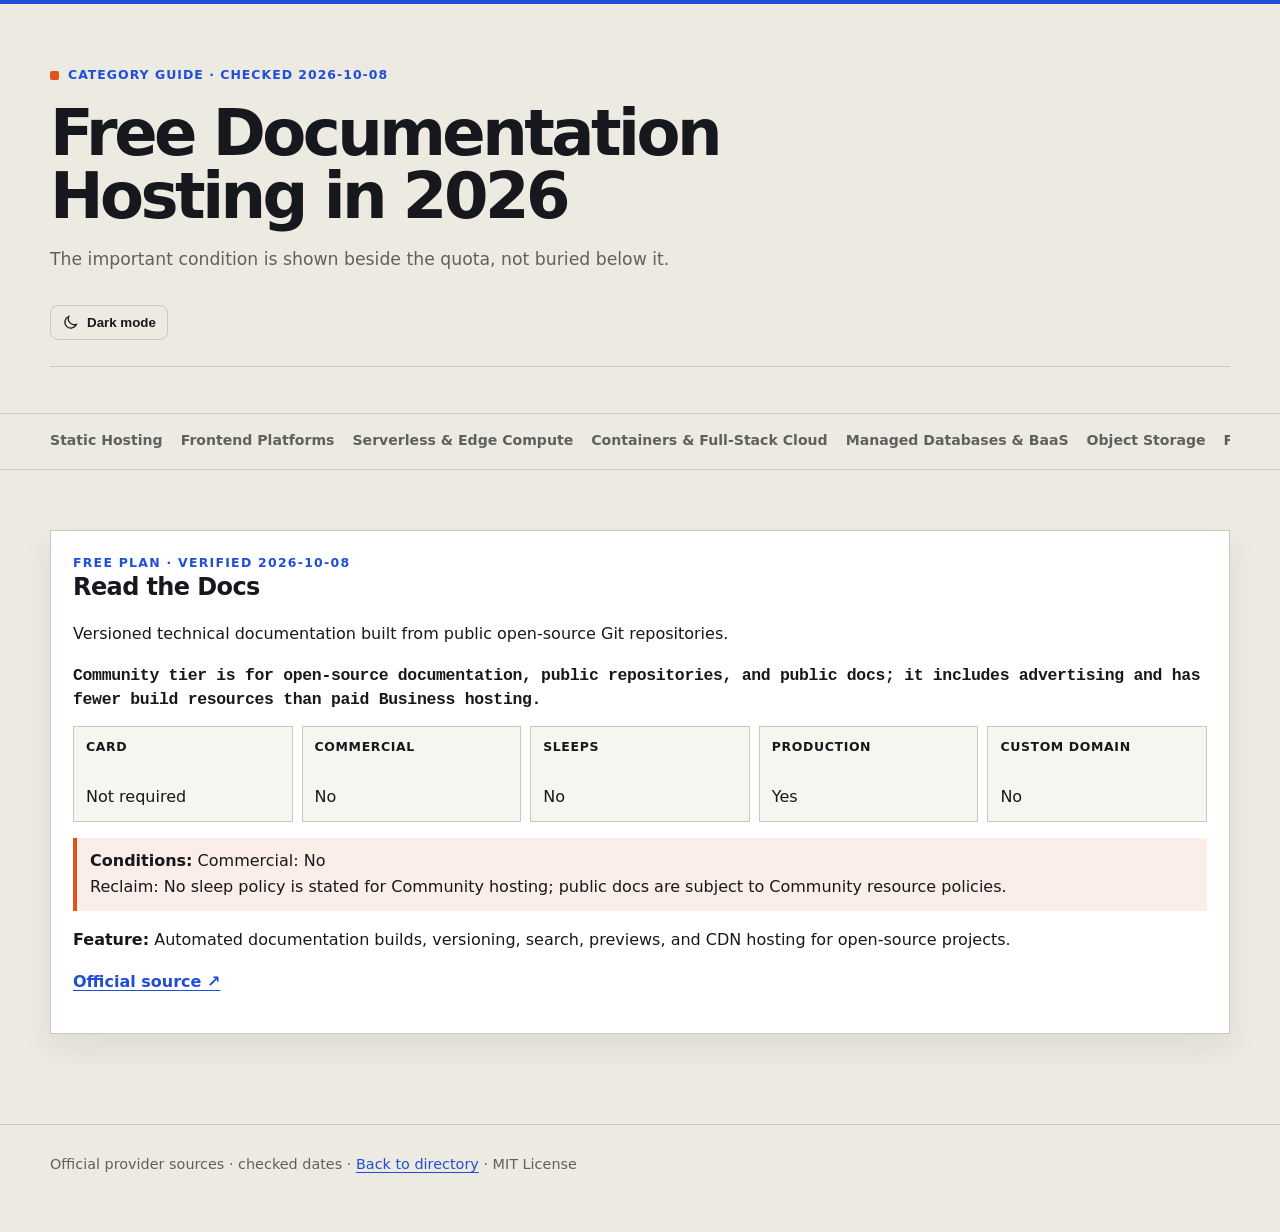
<file: site/documentation.html>
<!doctype html>
<html lang="en">
<head>
<meta charset="utf-8">
<meta name="viewport" content="width=device-width,initial-scale=1">
<title>Free Documentation Hosting 2026 | Verified Limits &amp; Conditions</title>
<meta name="description" content="Verified 2026 documentation hosting services with free-tier limits, card requirements, commercial policies, and sleep/reclaim conditions.">
<link rel="canonical" href="https://hamidic911.github.io/free-web-hosting-guide/documentation.html">
<link rel="stylesheet" href="style.css">
</head>
<body>
<header class="hero"><div class="container category-header">
<div class="eyebrow">Category guide · checked 2026-10-08</div>
<h1>Free Documentation Hosting in 2026</h1>
<p class="lead">The important condition is shown beside the quota, not buried below it.</p>
<button class="theme-toggle" id="themeToggle" type="button" aria-label="Toggle color theme"></button>
</div></header>
<nav class="nav-wrap"><div class="container nav" aria-label="Categories"><a href="static-hosting.html">Static Hosting</a><a href="frontend-platforms.html">Frontend Platforms</a><a href="serverless-edge.html">Serverless &amp; Edge Compute</a><a href="containers-cloud.html">Containers &amp; Full-Stack Cloud</a><a href="databases-baas.html">Managed Databases &amp; BaaS</a><a href="object-storage.html">Object Storage</a><a href="free-vps.html">Free VPS &amp; Compute</a><a href="ai-gpu-apps.html">AI, GPU &amp; Data Apps</a><a href="php-traditional.html">PHP &amp; Traditional Hosting</a><a href="no-code.html">No-Code App Builders</a><a href="documentation.html">Documentation Hosting</a></div></nav>
<main class="container"><article class="card">
<div class="section-kicker">Free Plan · verified 2026-10-08</div>
<h2>Read the Docs</h2>
<p>Versioned technical documentation built from public open-source Git repositories.</p>
<p class="limit">Community tier is for open-source documentation, public repositories, and public docs; it includes advertising and has fewer build resources than paid Business hosting.</p>
<div class="facts">
<div class="fact"><strong>Card</strong><br>Not required</div>
<div class="fact"><strong>Commercial</strong><br>No</div>
<div class="fact"><strong>Sleeps</strong><br>No</div>
<div class="fact"><strong>Production</strong><br>Yes</div>
<div class="fact"><strong>Custom domain</strong><br>No</div>
</div>
<div class="trap-note"><strong>Conditions:</strong> Commercial: No<br><span class="muted">Reclaim: No sleep policy is stated for Community hosting; public docs are subject to Community resource policies.</span></div>
<p><strong>Feature:</strong> Automated documentation builds, versioning, search, previews, and CDN hosting for open-source projects.</p>
<p><a class="source-link" href="https://about.readthedocs.com/pricing/" target="_blank" rel="noopener">Official source ↗</a></p>
</article></main>
<footer><div class="container">Official provider sources · checked dates · <a href="index.html">Back to directory</a> · MIT License</div></footer>
<script src="app.js"></script>
</body>
</html>
</file>
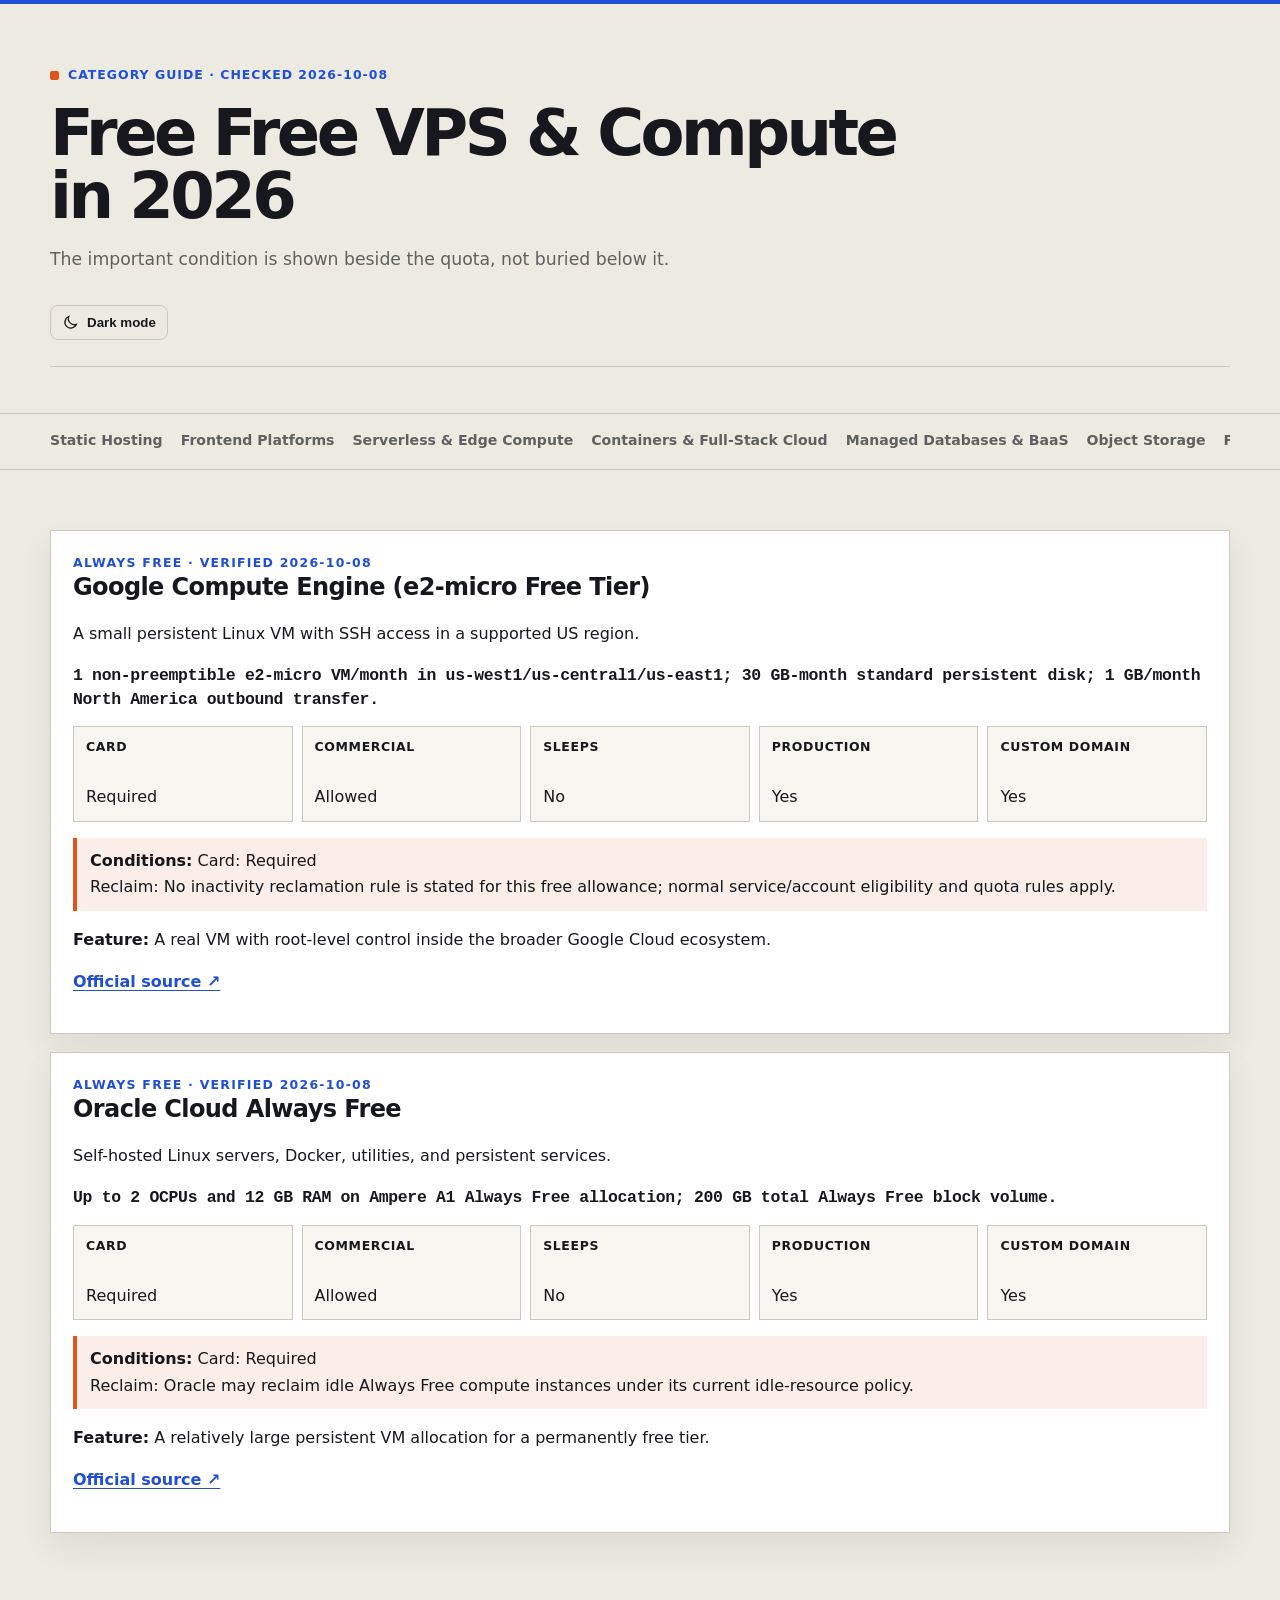
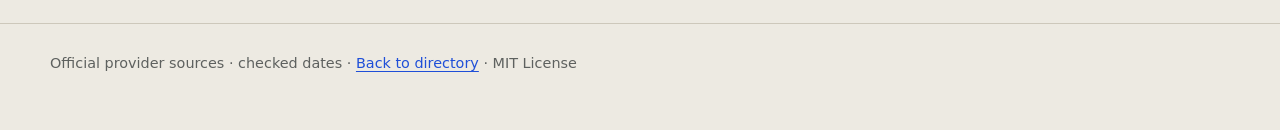
<file: site/free-vps.html>
<!doctype html>
<html lang="en">
<head>
<meta charset="utf-8">
<meta name="viewport" content="width=device-width,initial-scale=1">
<title>Free Free VPS &amp; Compute 2026 | Verified Limits &amp; Conditions</title>
<meta name="description" content="Verified 2026 free vps &amp; compute services with free-tier limits, card requirements, commercial policies, and sleep/reclaim conditions.">
<link rel="canonical" href="https://hamidic911.github.io/free-web-hosting-guide/free-vps.html">
<link rel="stylesheet" href="style.css">
</head>
<body>
<header class="hero"><div class="container category-header">
<div class="eyebrow">Category guide · checked 2026-10-08</div>
<h1>Free Free VPS &amp; Compute in 2026</h1>
<p class="lead">The important condition is shown beside the quota, not buried below it.</p>
<button class="theme-toggle" id="themeToggle" type="button" aria-label="Toggle color theme"></button>
</div></header>
<nav class="nav-wrap"><div class="container nav" aria-label="Categories"><a href="static-hosting.html">Static Hosting</a><a href="frontend-platforms.html">Frontend Platforms</a><a href="serverless-edge.html">Serverless &amp; Edge Compute</a><a href="containers-cloud.html">Containers &amp; Full-Stack Cloud</a><a href="databases-baas.html">Managed Databases &amp; BaaS</a><a href="object-storage.html">Object Storage</a><a href="free-vps.html">Free VPS &amp; Compute</a><a href="ai-gpu-apps.html">AI, GPU &amp; Data Apps</a><a href="php-traditional.html">PHP &amp; Traditional Hosting</a><a href="no-code.html">No-Code App Builders</a><a href="documentation.html">Documentation Hosting</a></div></nav>
<main class="container"><article class="card">
<div class="section-kicker">Always Free · verified 2026-10-08</div>
<h2>Google Compute Engine (e2-micro Free Tier)</h2>
<p>A small persistent Linux VM with SSH access in a supported US region.</p>
<p class="limit">1 non-preemptible e2-micro VM/month in us-west1/us-central1/us-east1; 30 GB-month standard persistent disk; 1 GB/month North America outbound transfer.</p>
<div class="facts">
<div class="fact"><strong>Card</strong><br>Required</div>
<div class="fact"><strong>Commercial</strong><br>Allowed</div>
<div class="fact"><strong>Sleeps</strong><br>No</div>
<div class="fact"><strong>Production</strong><br>Yes</div>
<div class="fact"><strong>Custom domain</strong><br>Yes</div>
</div>
<div class="trap-note"><strong>Conditions:</strong> Card: Required<br><span class="muted">Reclaim: No inactivity reclamation rule is stated for this free allowance; normal service/account eligibility and quota rules apply.</span></div>
<p><strong>Feature:</strong> A real VM with root-level control inside the broader Google Cloud ecosystem.</p>
<p><a class="source-link" href="https://docs.cloud.google.com/free/docs/free-cloud-features" target="_blank" rel="noopener">Official source ↗</a></p>
</article><article class="card">
<div class="section-kicker">Always Free · verified 2026-10-08</div>
<h2>Oracle Cloud Always Free</h2>
<p>Self-hosted Linux servers, Docker, utilities, and persistent services.</p>
<p class="limit">Up to 2 OCPUs and 12 GB RAM on Ampere A1 Always Free allocation; 200 GB total Always Free block volume.</p>
<div class="facts">
<div class="fact"><strong>Card</strong><br>Required</div>
<div class="fact"><strong>Commercial</strong><br>Allowed</div>
<div class="fact"><strong>Sleeps</strong><br>No</div>
<div class="fact"><strong>Production</strong><br>Yes</div>
<div class="fact"><strong>Custom domain</strong><br>Yes</div>
</div>
<div class="trap-note"><strong>Conditions:</strong> Card: Required<br><span class="muted">Reclaim: Oracle may reclaim idle Always Free compute instances under its current idle-resource policy.</span></div>
<p><strong>Feature:</strong> A relatively large persistent VM allocation for a permanently free tier.</p>
<p><a class="source-link" href="https://www.oracle.com/cloud/free/" target="_blank" rel="noopener">Official source ↗</a></p>
</article></main>
<footer><div class="container">Official provider sources · checked dates · <a href="index.html">Back to directory</a> · MIT License</div></footer>
<script src="app.js"></script>
</body>
</html>
</file>
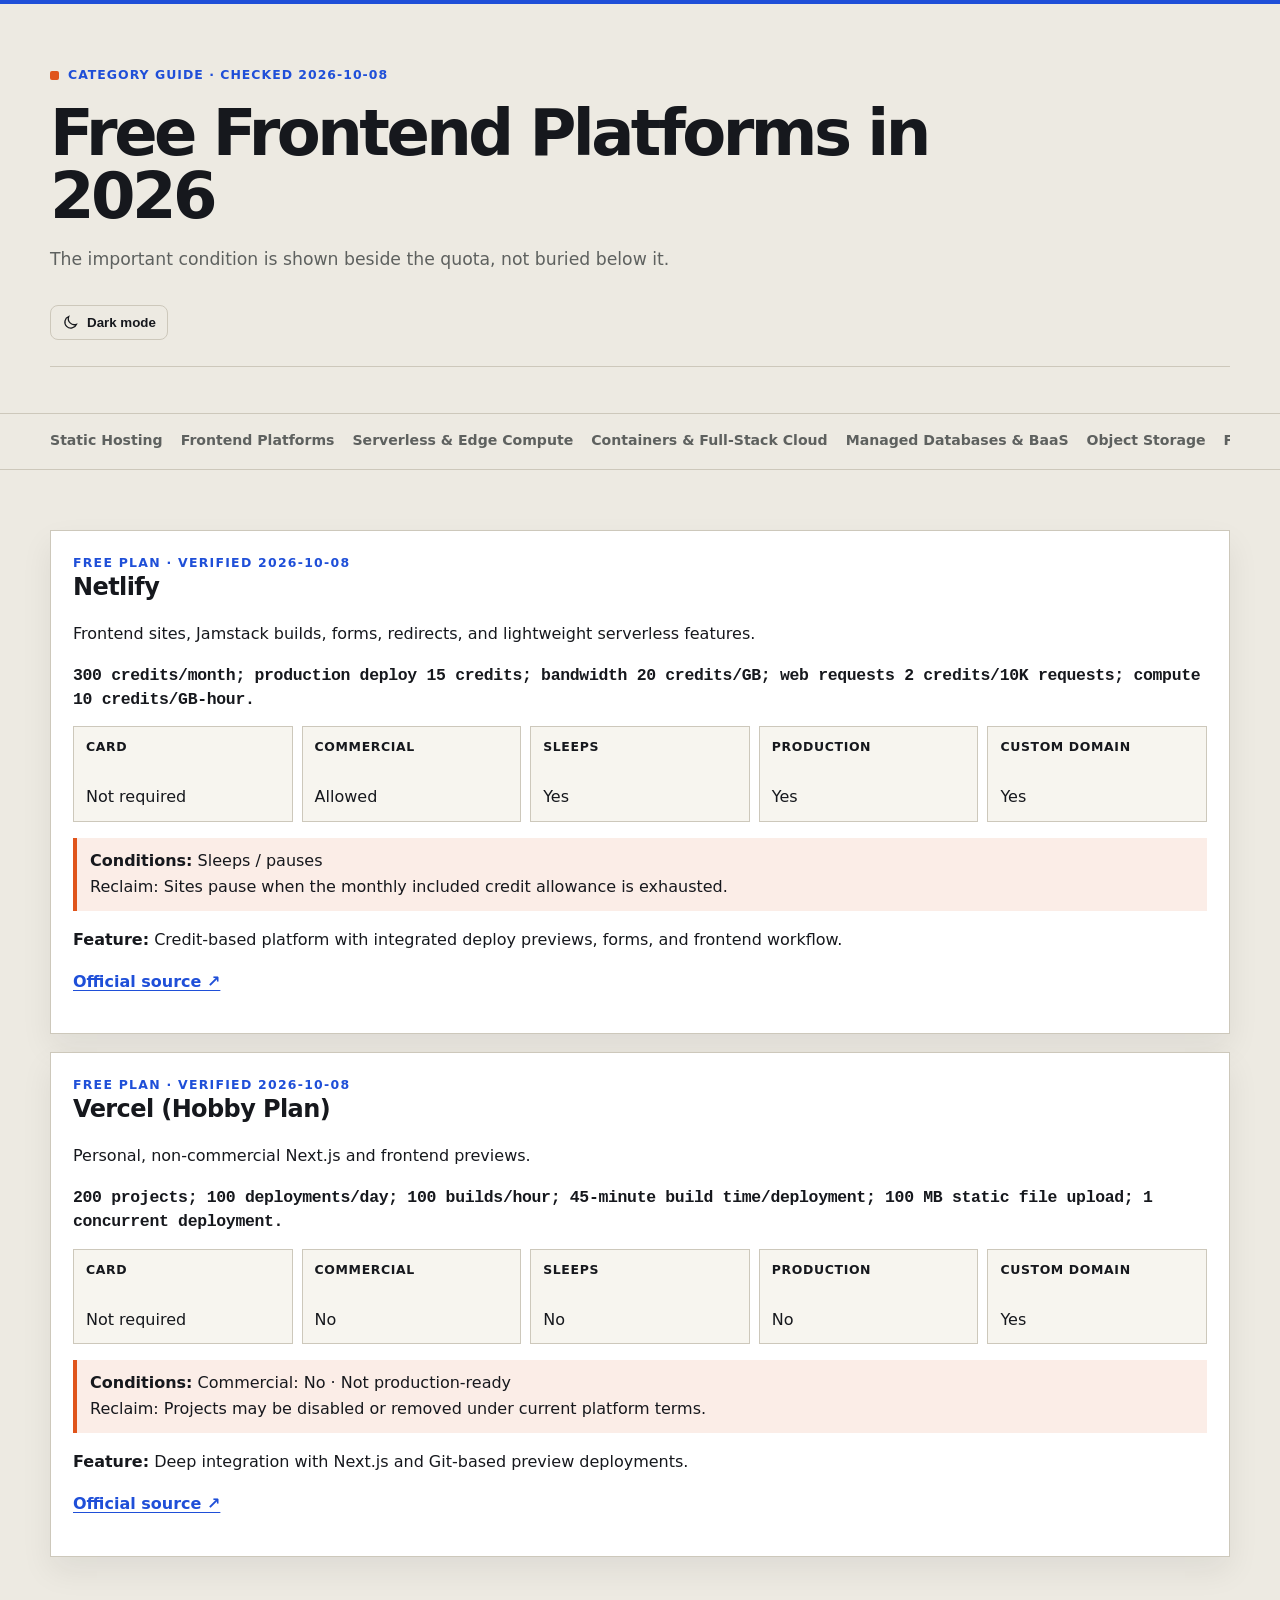
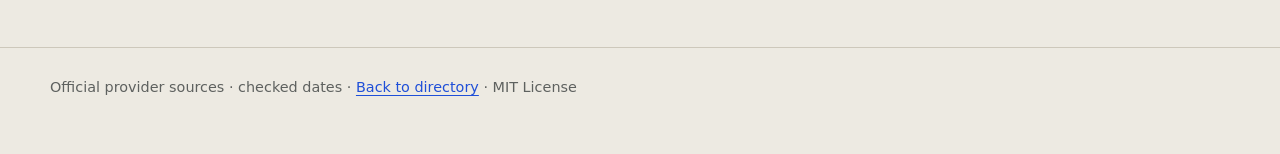
<file: site/frontend-platforms.html>
<!doctype html>
<html lang="en">
<head>
<meta charset="utf-8">
<meta name="viewport" content="width=device-width,initial-scale=1">
<title>Free Frontend Platforms 2026 | Verified Limits &amp; Conditions</title>
<meta name="description" content="Verified 2026 frontend platforms services with free-tier limits, card requirements, commercial policies, and sleep/reclaim conditions.">
<link rel="canonical" href="https://hamidic911.github.io/free-web-hosting-guide/frontend-platforms.html">
<link rel="stylesheet" href="style.css">
</head>
<body>
<header class="hero"><div class="container category-header">
<div class="eyebrow">Category guide · checked 2026-10-08</div>
<h1>Free Frontend Platforms in 2026</h1>
<p class="lead">The important condition is shown beside the quota, not buried below it.</p>
<button class="theme-toggle" id="themeToggle" type="button" aria-label="Toggle color theme"></button>
</div></header>
<nav class="nav-wrap"><div class="container nav" aria-label="Categories"><a href="static-hosting.html">Static Hosting</a><a href="frontend-platforms.html">Frontend Platforms</a><a href="serverless-edge.html">Serverless &amp; Edge Compute</a><a href="containers-cloud.html">Containers &amp; Full-Stack Cloud</a><a href="databases-baas.html">Managed Databases &amp; BaaS</a><a href="object-storage.html">Object Storage</a><a href="free-vps.html">Free VPS &amp; Compute</a><a href="ai-gpu-apps.html">AI, GPU &amp; Data Apps</a><a href="php-traditional.html">PHP &amp; Traditional Hosting</a><a href="no-code.html">No-Code App Builders</a><a href="documentation.html">Documentation Hosting</a></div></nav>
<main class="container"><article class="card">
<div class="section-kicker">Free Plan · verified 2026-10-08</div>
<h2>Netlify</h2>
<p>Frontend sites, Jamstack builds, forms, redirects, and lightweight serverless features.</p>
<p class="limit">300 credits/month; production deploy 15 credits; bandwidth 20 credits/GB; web requests 2 credits/10K requests; compute 10 credits/GB-hour.</p>
<div class="facts">
<div class="fact"><strong>Card</strong><br>Not required</div>
<div class="fact"><strong>Commercial</strong><br>Allowed</div>
<div class="fact"><strong>Sleeps</strong><br>Yes</div>
<div class="fact"><strong>Production</strong><br>Yes</div>
<div class="fact"><strong>Custom domain</strong><br>Yes</div>
</div>
<div class="trap-note"><strong>Conditions:</strong> Sleeps / pauses<br><span class="muted">Reclaim: Sites pause when the monthly included credit allowance is exhausted.</span></div>
<p><strong>Feature:</strong> Credit-based platform with integrated deploy previews, forms, and frontend workflow.</p>
<p><a class="source-link" href="https://www.netlify.com/pricing/" target="_blank" rel="noopener">Official source ↗</a></p>
</article><article class="card">
<div class="section-kicker">Free Plan · verified 2026-10-08</div>
<h2>Vercel (Hobby Plan)</h2>
<p>Personal, non-commercial Next.js and frontend previews.</p>
<p class="limit">200 projects; 100 deployments/day; 100 builds/hour; 45-minute build time/deployment; 100 MB static file upload; 1 concurrent deployment.</p>
<div class="facts">
<div class="fact"><strong>Card</strong><br>Not required</div>
<div class="fact"><strong>Commercial</strong><br>No</div>
<div class="fact"><strong>Sleeps</strong><br>No</div>
<div class="fact"><strong>Production</strong><br>No</div>
<div class="fact"><strong>Custom domain</strong><br>Yes</div>
</div>
<div class="trap-note"><strong>Conditions:</strong> Commercial: No · Not production-ready<br><span class="muted">Reclaim: Projects may be disabled or removed under current platform terms.</span></div>
<p><strong>Feature:</strong> Deep integration with Next.js and Git-based preview deployments.</p>
<p><a class="source-link" href="https://vercel.com/docs/limits/usage/plan-resource-limits" target="_blank" rel="noopener">Official source ↗</a></p>
</article></main>
<footer><div class="container">Official provider sources · checked dates · <a href="index.html">Back to directory</a> · MIT License</div></footer>
<script src="app.js"></script>
</body>
</html>
</file>
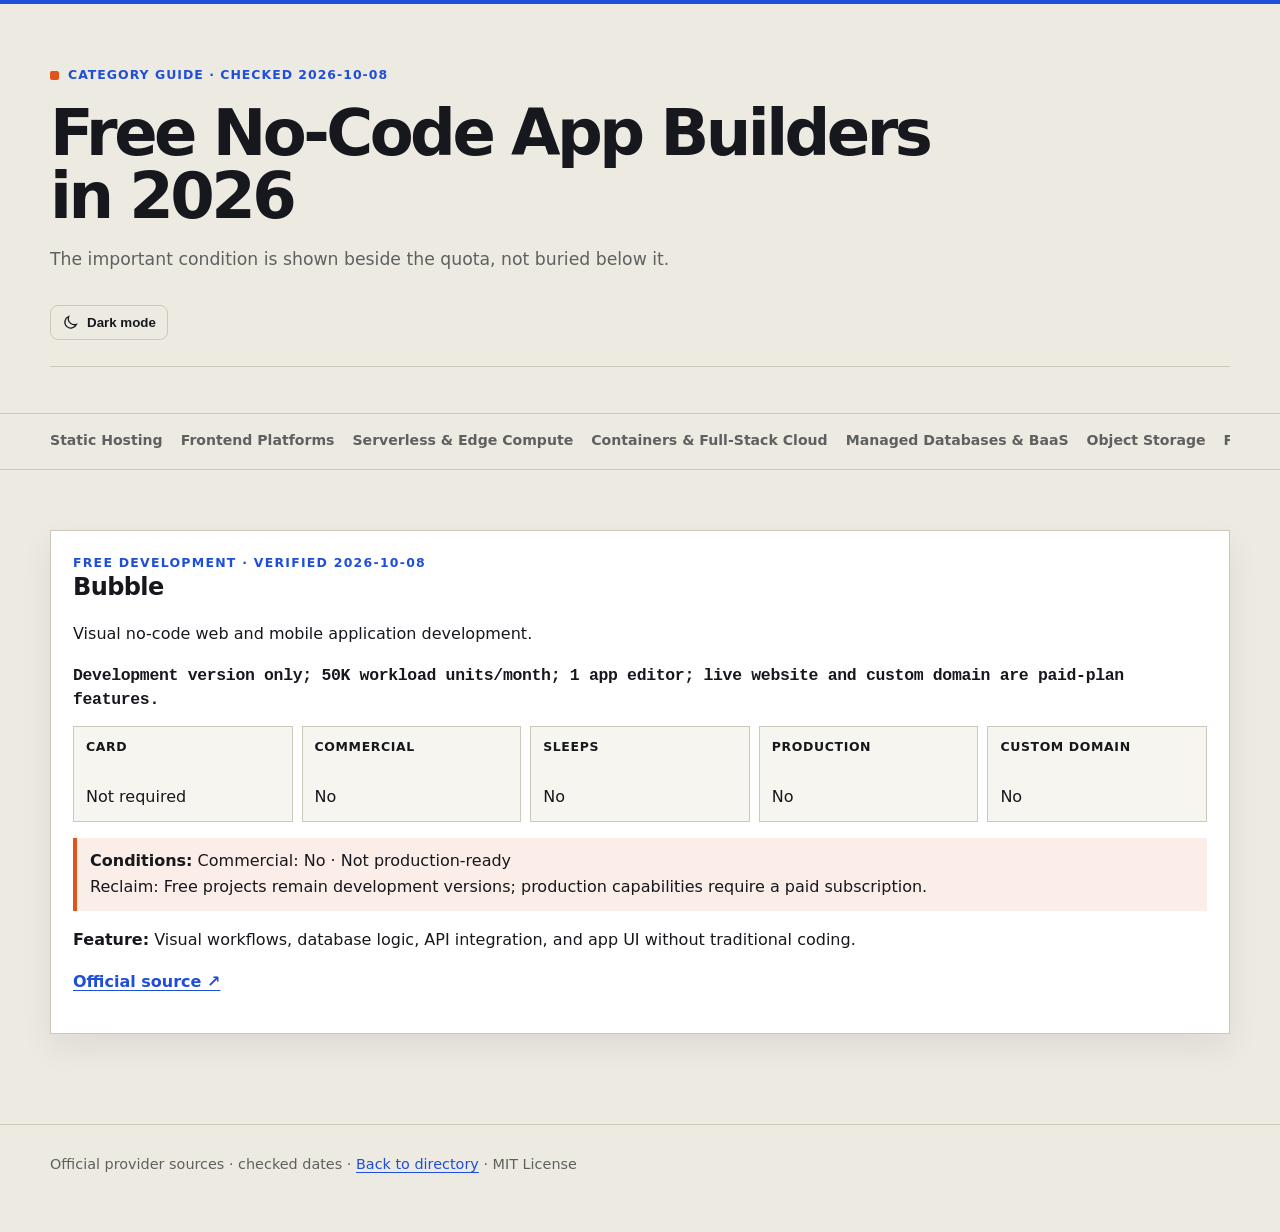
<file: site/no-code.html>
<!doctype html>
<html lang="en">
<head>
<meta charset="utf-8">
<meta name="viewport" content="width=device-width,initial-scale=1">
<title>Free No-Code App Builders 2026 | Verified Limits &amp; Conditions</title>
<meta name="description" content="Verified 2026 no-code app builders services with free-tier limits, card requirements, commercial policies, and sleep/reclaim conditions.">
<link rel="canonical" href="https://hamidic911.github.io/free-web-hosting-guide/no-code.html">
<link rel="stylesheet" href="style.css">
</head>
<body>
<header class="hero"><div class="container category-header">
<div class="eyebrow">Category guide · checked 2026-10-08</div>
<h1>Free No-Code App Builders in 2026</h1>
<p class="lead">The important condition is shown beside the quota, not buried below it.</p>
<button class="theme-toggle" id="themeToggle" type="button" aria-label="Toggle color theme"></button>
</div></header>
<nav class="nav-wrap"><div class="container nav" aria-label="Categories"><a href="static-hosting.html">Static Hosting</a><a href="frontend-platforms.html">Frontend Platforms</a><a href="serverless-edge.html">Serverless &amp; Edge Compute</a><a href="containers-cloud.html">Containers &amp; Full-Stack Cloud</a><a href="databases-baas.html">Managed Databases &amp; BaaS</a><a href="object-storage.html">Object Storage</a><a href="free-vps.html">Free VPS &amp; Compute</a><a href="ai-gpu-apps.html">AI, GPU &amp; Data Apps</a><a href="php-traditional.html">PHP &amp; Traditional Hosting</a><a href="no-code.html">No-Code App Builders</a><a href="documentation.html">Documentation Hosting</a></div></nav>
<main class="container"><article class="card">
<div class="section-kicker">Free Development · verified 2026-10-08</div>
<h2>Bubble</h2>
<p>Visual no-code web and mobile application development.</p>
<p class="limit">Development version only; 50K workload units/month; 1 app editor; live website and custom domain are paid-plan features.</p>
<div class="facts">
<div class="fact"><strong>Card</strong><br>Not required</div>
<div class="fact"><strong>Commercial</strong><br>No</div>
<div class="fact"><strong>Sleeps</strong><br>No</div>
<div class="fact"><strong>Production</strong><br>No</div>
<div class="fact"><strong>Custom domain</strong><br>No</div>
</div>
<div class="trap-note"><strong>Conditions:</strong> Commercial: No · Not production-ready<br><span class="muted">Reclaim: Free projects remain development versions; production capabilities require a paid subscription.</span></div>
<p><strong>Feature:</strong> Visual workflows, database logic, API integration, and app UI without traditional coding.</p>
<p><a class="source-link" href="https://bubble.io/pricing/compare" target="_blank" rel="noopener">Official source ↗</a></p>
</article></main>
<footer><div class="container">Official provider sources · checked dates · <a href="index.html">Back to directory</a> · MIT License</div></footer>
<script src="app.js"></script>
</body>
</html>
</file>
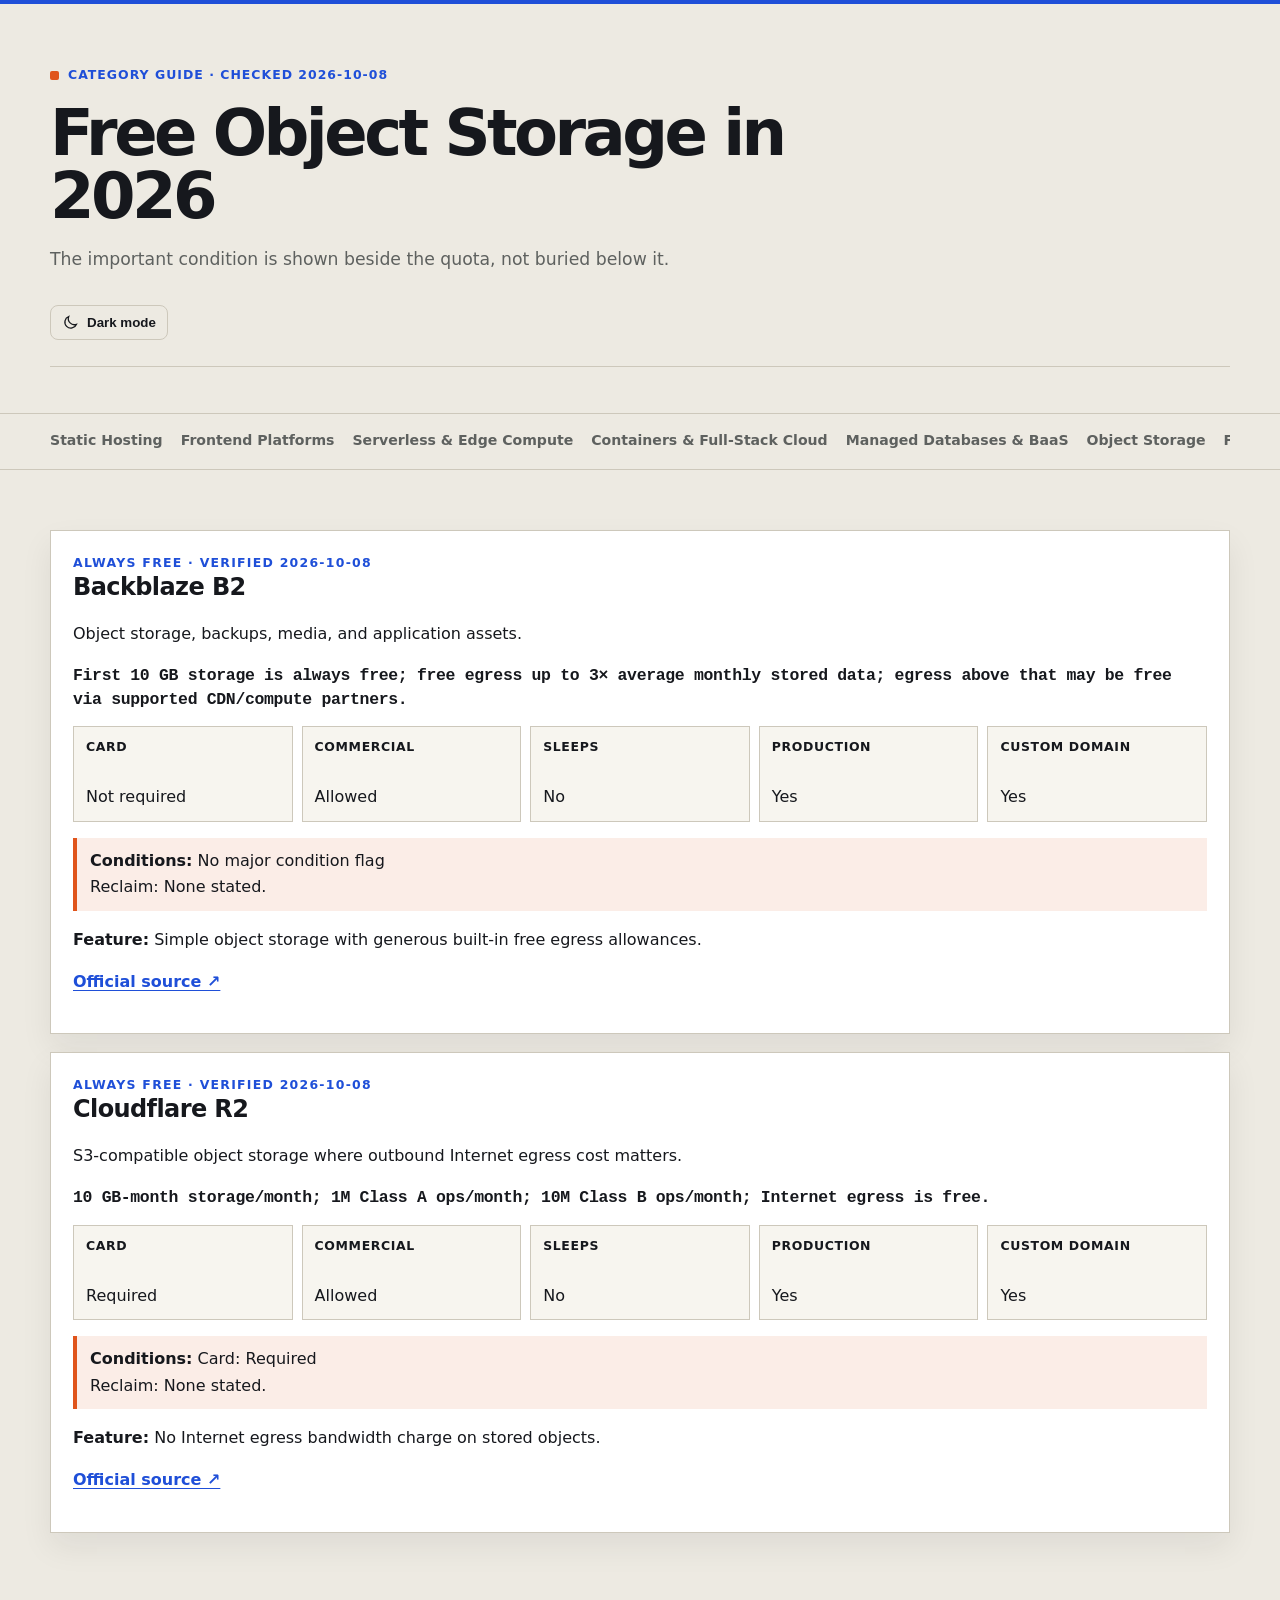
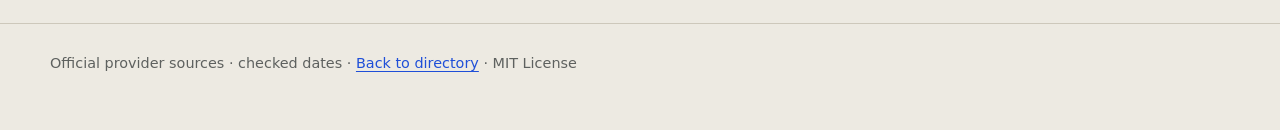
<file: site/object-storage.html>
<!doctype html>
<html lang="en">
<head>
<meta charset="utf-8">
<meta name="viewport" content="width=device-width,initial-scale=1">
<title>Free Object Storage 2026 | Verified Limits &amp; Conditions</title>
<meta name="description" content="Verified 2026 object storage services with free-tier limits, card requirements, commercial policies, and sleep/reclaim conditions.">
<link rel="canonical" href="https://hamidic911.github.io/free-web-hosting-guide/object-storage.html">
<link rel="stylesheet" href="style.css">
</head>
<body>
<header class="hero"><div class="container category-header">
<div class="eyebrow">Category guide · checked 2026-10-08</div>
<h1>Free Object Storage in 2026</h1>
<p class="lead">The important condition is shown beside the quota, not buried below it.</p>
<button class="theme-toggle" id="themeToggle" type="button" aria-label="Toggle color theme"></button>
</div></header>
<nav class="nav-wrap"><div class="container nav" aria-label="Categories"><a href="static-hosting.html">Static Hosting</a><a href="frontend-platforms.html">Frontend Platforms</a><a href="serverless-edge.html">Serverless &amp; Edge Compute</a><a href="containers-cloud.html">Containers &amp; Full-Stack Cloud</a><a href="databases-baas.html">Managed Databases &amp; BaaS</a><a href="object-storage.html">Object Storage</a><a href="free-vps.html">Free VPS &amp; Compute</a><a href="ai-gpu-apps.html">AI, GPU &amp; Data Apps</a><a href="php-traditional.html">PHP &amp; Traditional Hosting</a><a href="no-code.html">No-Code App Builders</a><a href="documentation.html">Documentation Hosting</a></div></nav>
<main class="container"><article class="card">
<div class="section-kicker">Always Free · verified 2026-10-08</div>
<h2>Backblaze B2</h2>
<p>Object storage, backups, media, and application assets.</p>
<p class="limit">First 10 GB storage is always free; free egress up to 3× average monthly stored data; egress above that may be free via supported CDN/compute partners.</p>
<div class="facts">
<div class="fact"><strong>Card</strong><br>Not required</div>
<div class="fact"><strong>Commercial</strong><br>Allowed</div>
<div class="fact"><strong>Sleeps</strong><br>No</div>
<div class="fact"><strong>Production</strong><br>Yes</div>
<div class="fact"><strong>Custom domain</strong><br>Yes</div>
</div>
<div class="trap-note"><strong>Conditions:</strong> No major condition flag<br><span class="muted">Reclaim: None stated.</span></div>
<p><strong>Feature:</strong> Simple object storage with generous built-in free egress allowances.</p>
<p><a class="source-link" href="https://www.backblaze.com/cloud-storage/pricing" target="_blank" rel="noopener">Official source ↗</a></p>
</article><article class="card">
<div class="section-kicker">Always Free · verified 2026-10-08</div>
<h2>Cloudflare R2</h2>
<p>S3-compatible object storage where outbound Internet egress cost matters.</p>
<p class="limit">10 GB-month storage/month; 1M Class A ops/month; 10M Class B ops/month; Internet egress is free.</p>
<div class="facts">
<div class="fact"><strong>Card</strong><br>Required</div>
<div class="fact"><strong>Commercial</strong><br>Allowed</div>
<div class="fact"><strong>Sleeps</strong><br>No</div>
<div class="fact"><strong>Production</strong><br>Yes</div>
<div class="fact"><strong>Custom domain</strong><br>Yes</div>
</div>
<div class="trap-note"><strong>Conditions:</strong> Card: Required<br><span class="muted">Reclaim: None stated.</span></div>
<p><strong>Feature:</strong> No Internet egress bandwidth charge on stored objects.</p>
<p><a class="source-link" href="https://developers.cloudflare.com/r2/pricing/" target="_blank" rel="noopener">Official source ↗</a></p>
</article></main>
<footer><div class="container">Official provider sources · checked dates · <a href="index.html">Back to directory</a> · MIT License</div></footer>
<script src="app.js"></script>
</body>
</html>
</file>
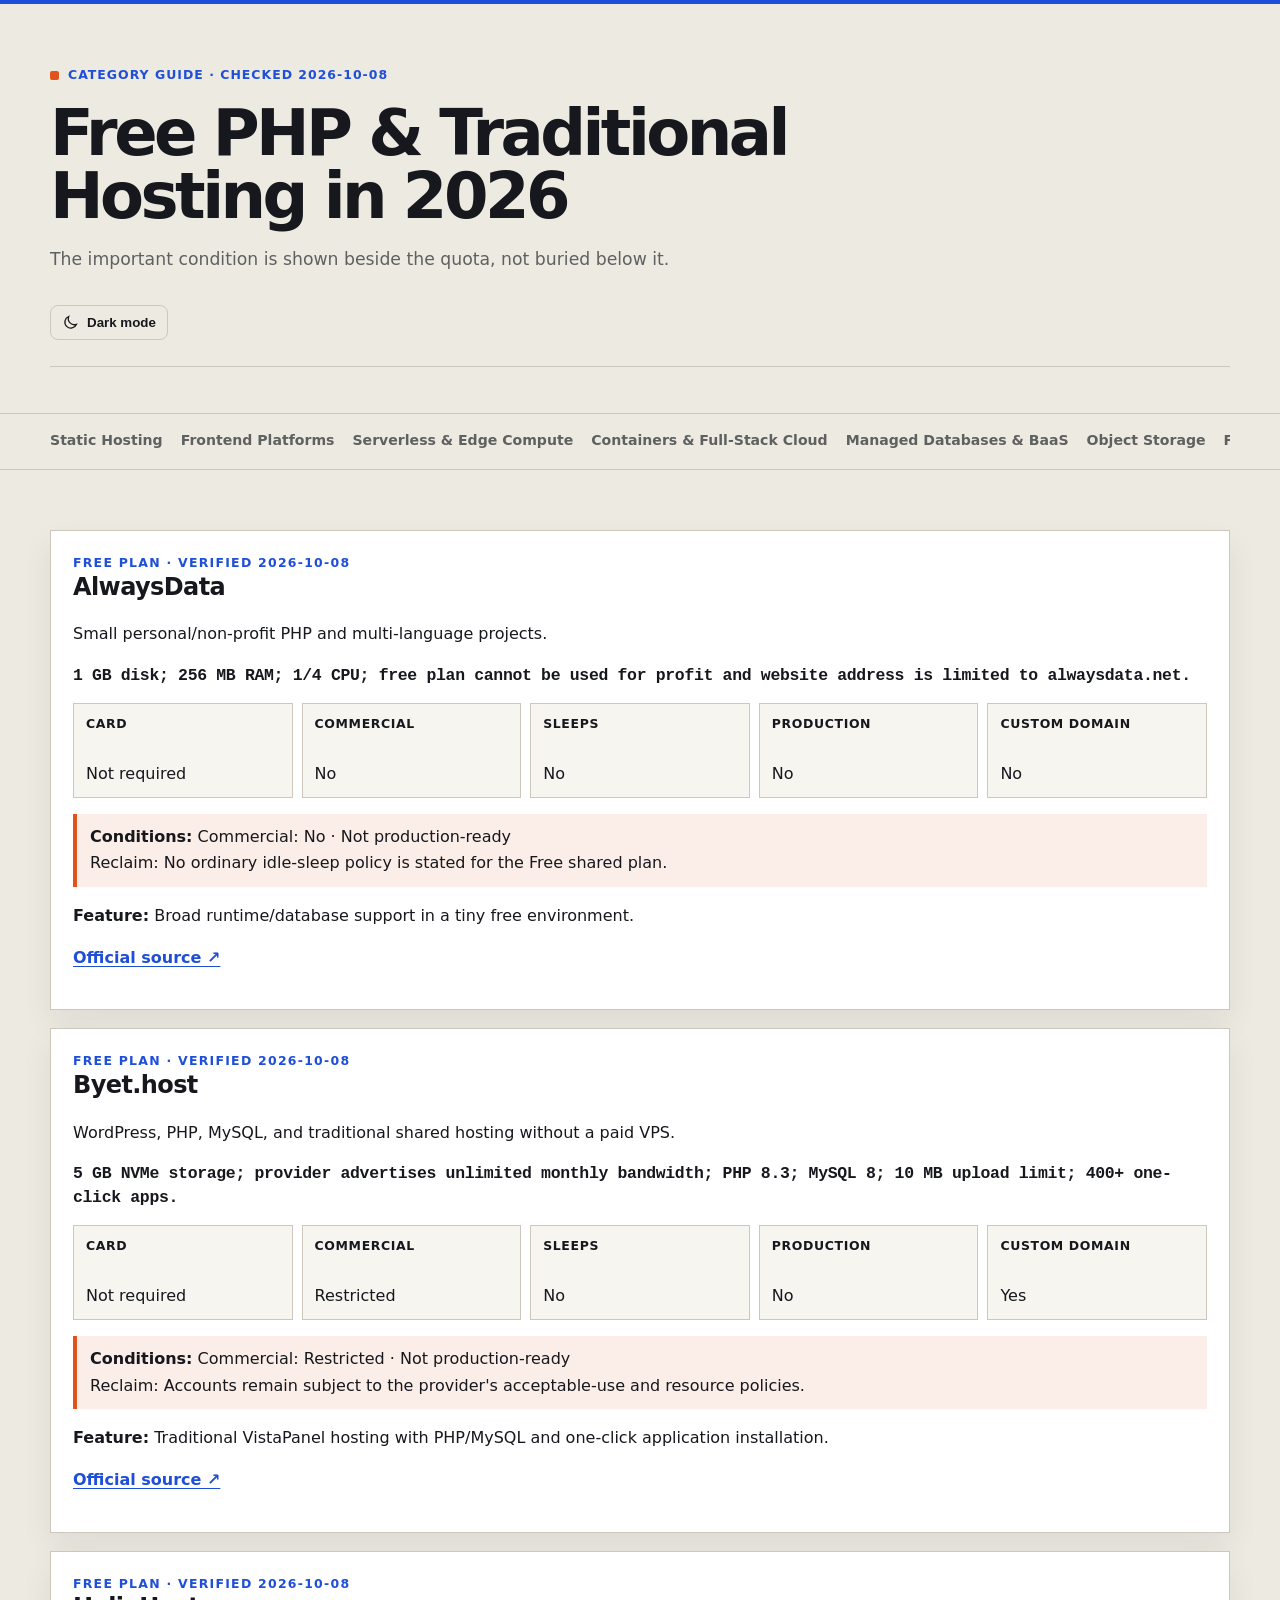
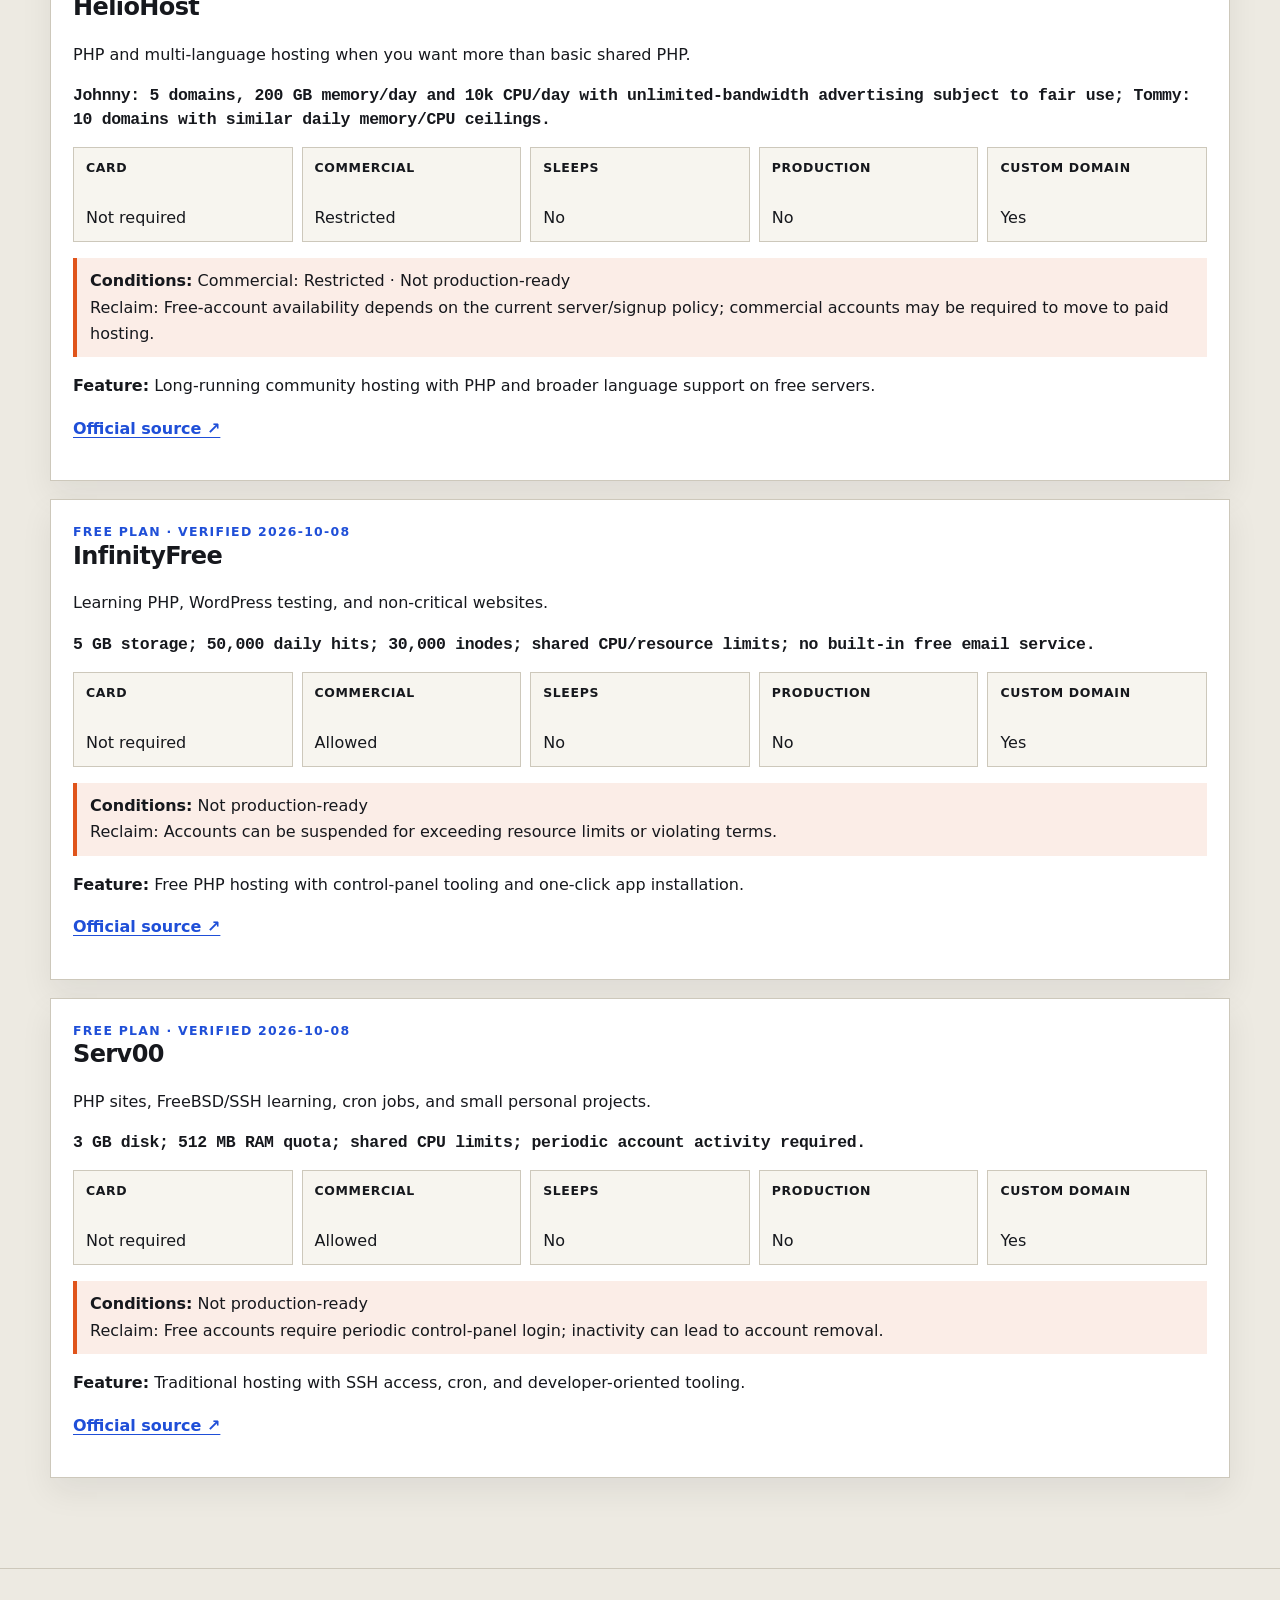
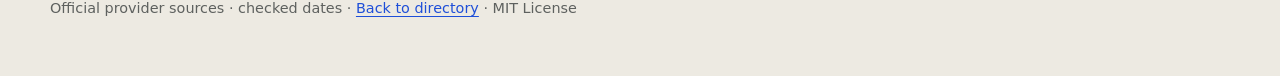
<file: site/php-traditional.html>
<!doctype html>
<html lang="en">
<head>
<meta charset="utf-8">
<meta name="viewport" content="width=device-width,initial-scale=1">
<title>Free PHP &amp; Traditional Hosting 2026 | Verified Limits &amp; Conditions</title>
<meta name="description" content="Verified 2026 php &amp; traditional hosting services with free-tier limits, card requirements, commercial policies, and sleep/reclaim conditions.">
<link rel="canonical" href="https://hamidic911.github.io/free-web-hosting-guide/php-traditional.html">
<link rel="stylesheet" href="style.css">
</head>
<body>
<header class="hero"><div class="container category-header">
<div class="eyebrow">Category guide · checked 2026-10-08</div>
<h1>Free PHP &amp; Traditional Hosting in 2026</h1>
<p class="lead">The important condition is shown beside the quota, not buried below it.</p>
<button class="theme-toggle" id="themeToggle" type="button" aria-label="Toggle color theme"></button>
</div></header>
<nav class="nav-wrap"><div class="container nav" aria-label="Categories"><a href="static-hosting.html">Static Hosting</a><a href="frontend-platforms.html">Frontend Platforms</a><a href="serverless-edge.html">Serverless &amp; Edge Compute</a><a href="containers-cloud.html">Containers &amp; Full-Stack Cloud</a><a href="databases-baas.html">Managed Databases &amp; BaaS</a><a href="object-storage.html">Object Storage</a><a href="free-vps.html">Free VPS &amp; Compute</a><a href="ai-gpu-apps.html">AI, GPU &amp; Data Apps</a><a href="php-traditional.html">PHP &amp; Traditional Hosting</a><a href="no-code.html">No-Code App Builders</a><a href="documentation.html">Documentation Hosting</a></div></nav>
<main class="container"><article class="card">
<div class="section-kicker">Free Plan · verified 2026-10-08</div>
<h2>AlwaysData</h2>
<p>Small personal/non-profit PHP and multi-language projects.</p>
<p class="limit">1 GB disk; 256 MB RAM; 1/4 CPU; free plan cannot be used for profit and website address is limited to alwaysdata.net.</p>
<div class="facts">
<div class="fact"><strong>Card</strong><br>Not required</div>
<div class="fact"><strong>Commercial</strong><br>No</div>
<div class="fact"><strong>Sleeps</strong><br>No</div>
<div class="fact"><strong>Production</strong><br>No</div>
<div class="fact"><strong>Custom domain</strong><br>No</div>
</div>
<div class="trap-note"><strong>Conditions:</strong> Commercial: No · Not production-ready<br><span class="muted">Reclaim: No ordinary idle-sleep policy is stated for the Free shared plan.</span></div>
<p><strong>Feature:</strong> Broad runtime/database support in a tiny free environment.</p>
<p><a class="source-link" href="https://help.alwaysdata.com/en/docs/admin-billing/billing/public-cloud-prices/" target="_blank" rel="noopener">Official source ↗</a></p>
</article><article class="card">
<div class="section-kicker">Free Plan · verified 2026-10-08</div>
<h2>Byet.host</h2>
<p>WordPress, PHP, MySQL, and traditional shared hosting without a paid VPS.</p>
<p class="limit">5 GB NVMe storage; provider advertises unlimited monthly bandwidth; PHP 8.3; MySQL 8; 10 MB upload limit; 400+ one-click apps.</p>
<div class="facts">
<div class="fact"><strong>Card</strong><br>Not required</div>
<div class="fact"><strong>Commercial</strong><br>Restricted</div>
<div class="fact"><strong>Sleeps</strong><br>No</div>
<div class="fact"><strong>Production</strong><br>No</div>
<div class="fact"><strong>Custom domain</strong><br>Yes</div>
</div>
<div class="trap-note"><strong>Conditions:</strong> Commercial: Restricted · Not production-ready<br><span class="muted">Reclaim: Accounts remain subject to the provider&#x27;s acceptable-use and resource policies.</span></div>
<p><strong>Feature:</strong> Traditional VistaPanel hosting with PHP/MySQL and one-click application installation.</p>
<p><a class="source-link" href="https://byet.host/free-hosting" target="_blank" rel="noopener">Official source ↗</a></p>
</article><article class="card">
<div class="section-kicker">Free Plan · verified 2026-10-08</div>
<h2>HelioHost</h2>
<p>PHP and multi-language hosting when you want more than basic shared PHP.</p>
<p class="limit">Johnny: 5 domains, 200 GB memory/day and 10k CPU/day with unlimited-bandwidth advertising subject to fair use; Tommy: 10 domains with similar daily memory/CPU ceilings.</p>
<div class="facts">
<div class="fact"><strong>Card</strong><br>Not required</div>
<div class="fact"><strong>Commercial</strong><br>Restricted</div>
<div class="fact"><strong>Sleeps</strong><br>No</div>
<div class="fact"><strong>Production</strong><br>No</div>
<div class="fact"><strong>Custom domain</strong><br>Yes</div>
</div>
<div class="trap-note"><strong>Conditions:</strong> Commercial: Restricted · Not production-ready<br><span class="muted">Reclaim: Free-account availability depends on the current server/signup policy; commercial accounts may be required to move to paid hosting.</span></div>
<p><strong>Feature:</strong> Long-running community hosting with PHP and broader language support on free servers.</p>
<p><a class="source-link" href="https://heliohost.org/signup/" target="_blank" rel="noopener">Official source ↗</a></p>
</article><article class="card">
<div class="section-kicker">Free Plan · verified 2026-10-08</div>
<h2>InfinityFree</h2>
<p>Learning PHP, WordPress testing, and non-critical websites.</p>
<p class="limit">5 GB storage; 50,000 daily hits; 30,000 inodes; shared CPU/resource limits; no built-in free email service.</p>
<div class="facts">
<div class="fact"><strong>Card</strong><br>Not required</div>
<div class="fact"><strong>Commercial</strong><br>Allowed</div>
<div class="fact"><strong>Sleeps</strong><br>No</div>
<div class="fact"><strong>Production</strong><br>No</div>
<div class="fact"><strong>Custom domain</strong><br>Yes</div>
</div>
<div class="trap-note"><strong>Conditions:</strong> Not production-ready<br><span class="muted">Reclaim: Accounts can be suspended for exceeding resource limits or violating terms.</span></div>
<p><strong>Feature:</strong> Free PHP hosting with control-panel tooling and one-click app installation.</p>
<p><a class="source-link" href="https://www.infinityfree.com/terms/" target="_blank" rel="noopener">Official source ↗</a></p>
</article><article class="card">
<div class="section-kicker">Free Plan · verified 2026-10-08</div>
<h2>Serv00</h2>
<p>PHP sites, FreeBSD/SSH learning, cron jobs, and small personal projects.</p>
<p class="limit">3 GB disk; 512 MB RAM quota; shared CPU limits; periodic account activity required.</p>
<div class="facts">
<div class="fact"><strong>Card</strong><br>Not required</div>
<div class="fact"><strong>Commercial</strong><br>Allowed</div>
<div class="fact"><strong>Sleeps</strong><br>No</div>
<div class="fact"><strong>Production</strong><br>No</div>
<div class="fact"><strong>Custom domain</strong><br>Yes</div>
</div>
<div class="trap-note"><strong>Conditions:</strong> Not production-ready<br><span class="muted">Reclaim: Free accounts require periodic control-panel login; inactivity can lead to account removal.</span></div>
<p><strong>Feature:</strong> Traditional hosting with SSH access, cron, and developer-oriented tooling.</p>
<p><a class="source-link" href="https://www.serv00.com/" target="_blank" rel="noopener">Official source ↗</a></p>
</article></main>
<footer><div class="container">Official provider sources · checked dates · <a href="index.html">Back to directory</a> · MIT License</div></footer>
<script src="app.js"></script>
</body>
</html>
</file>
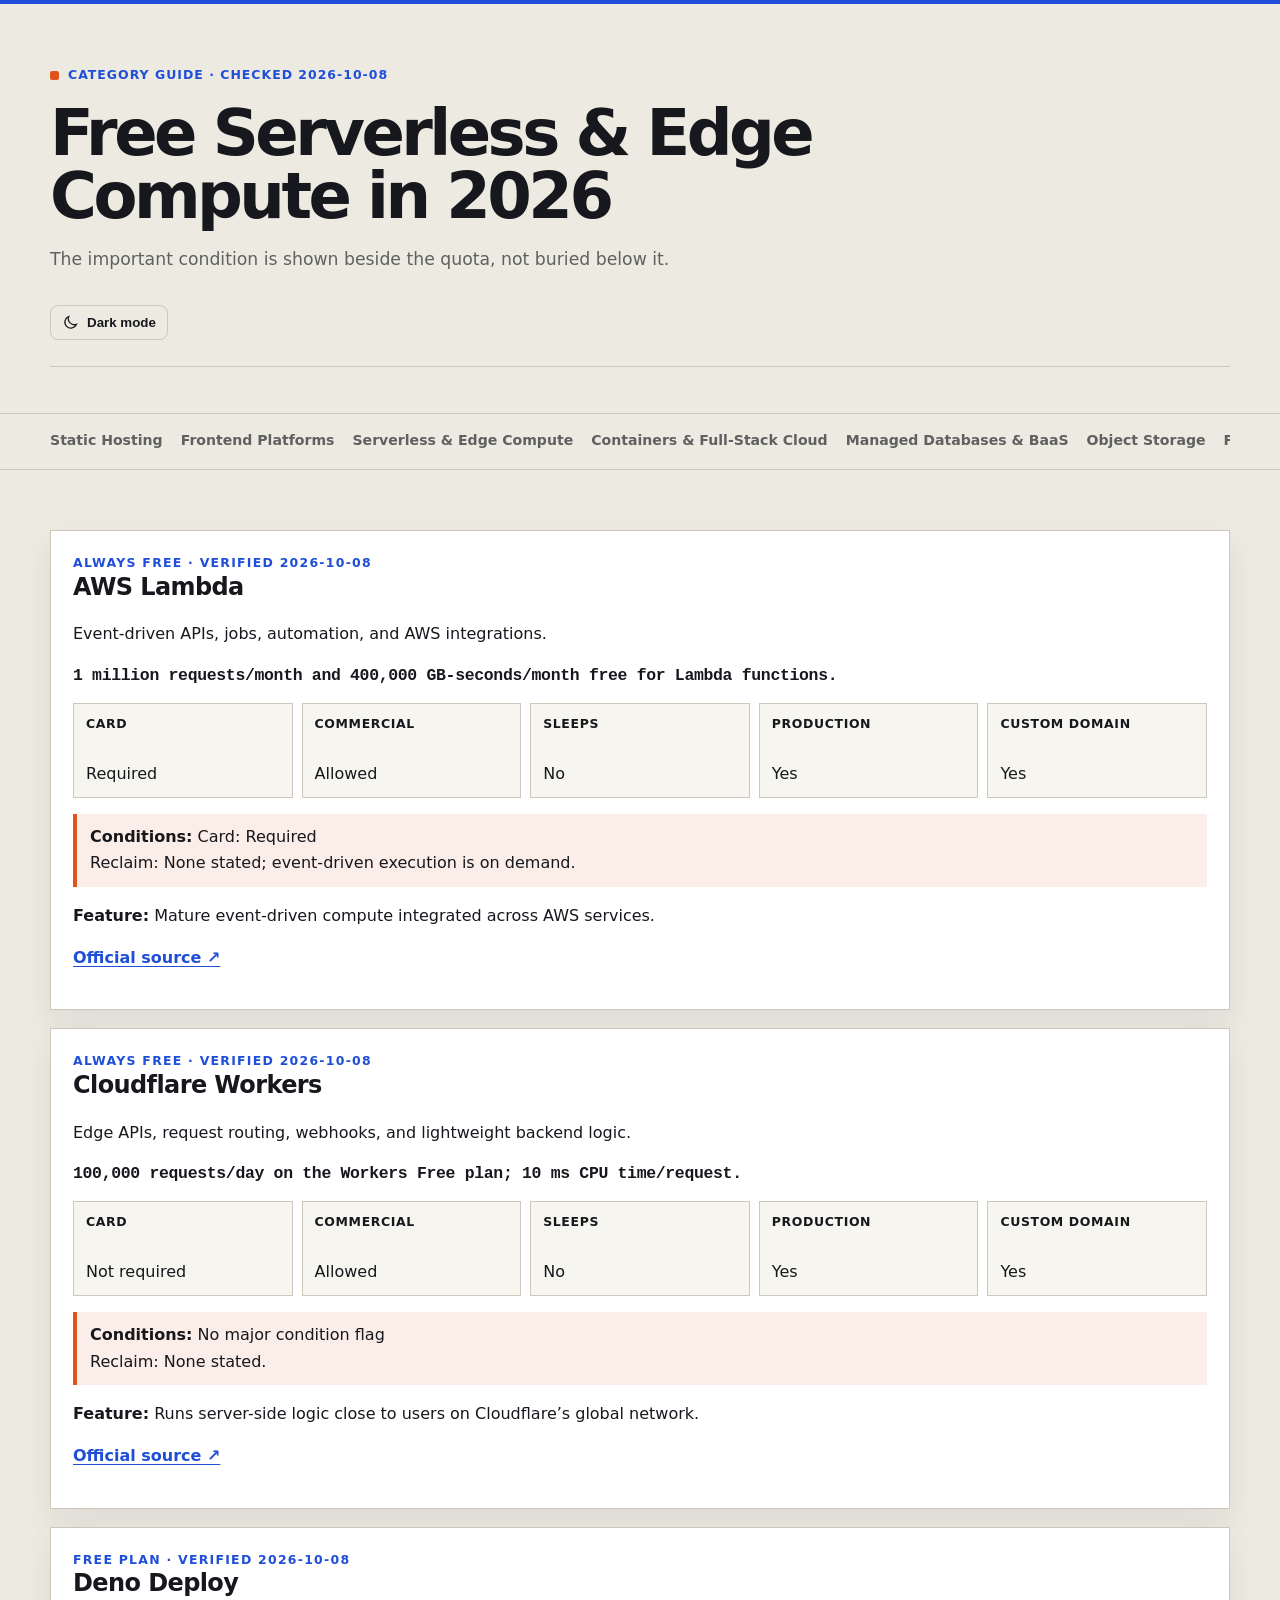
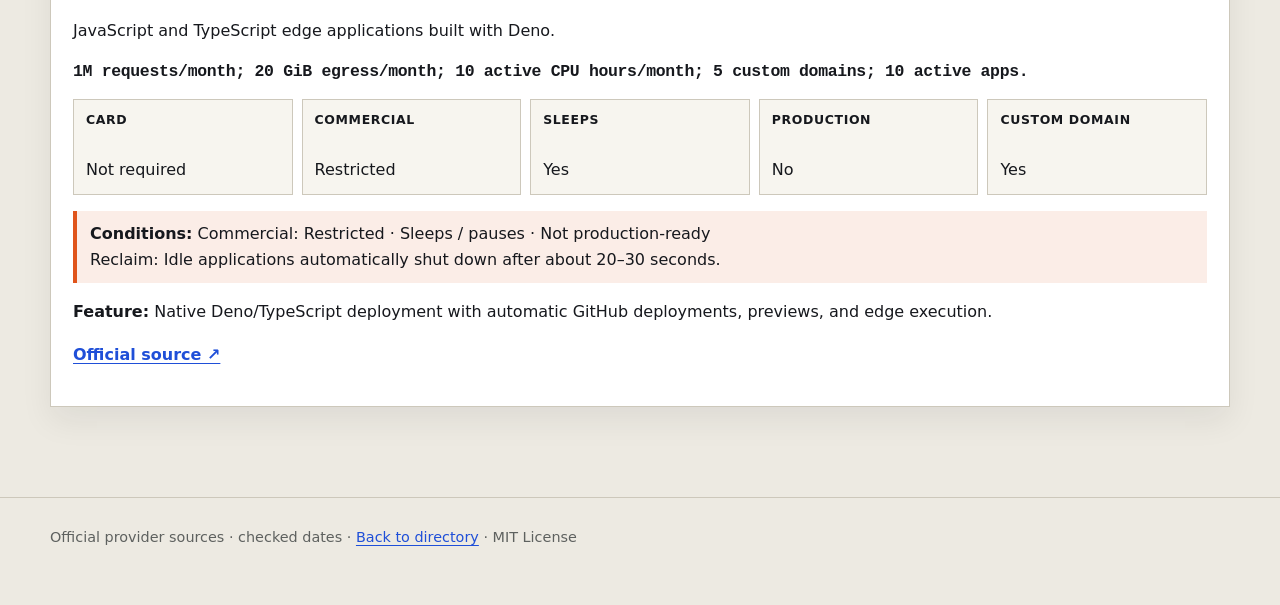
<file: site/serverless-edge.html>
<!doctype html>
<html lang="en">
<head>
<meta charset="utf-8">
<meta name="viewport" content="width=device-width,initial-scale=1">
<title>Free Serverless &amp; Edge Compute 2026 | Verified Limits &amp; Conditions</title>
<meta name="description" content="Verified 2026 serverless &amp; edge compute services with free-tier limits, card requirements, commercial policies, and sleep/reclaim conditions.">
<link rel="canonical" href="https://hamidic911.github.io/free-web-hosting-guide/serverless-edge.html">
<link rel="stylesheet" href="style.css">
</head>
<body>
<header class="hero"><div class="container category-header">
<div class="eyebrow">Category guide · checked 2026-10-08</div>
<h1>Free Serverless &amp; Edge Compute in 2026</h1>
<p class="lead">The important condition is shown beside the quota, not buried below it.</p>
<button class="theme-toggle" id="themeToggle" type="button" aria-label="Toggle color theme"></button>
</div></header>
<nav class="nav-wrap"><div class="container nav" aria-label="Categories"><a href="static-hosting.html">Static Hosting</a><a href="frontend-platforms.html">Frontend Platforms</a><a href="serverless-edge.html">Serverless &amp; Edge Compute</a><a href="containers-cloud.html">Containers &amp; Full-Stack Cloud</a><a href="databases-baas.html">Managed Databases &amp; BaaS</a><a href="object-storage.html">Object Storage</a><a href="free-vps.html">Free VPS &amp; Compute</a><a href="ai-gpu-apps.html">AI, GPU &amp; Data Apps</a><a href="php-traditional.html">PHP &amp; Traditional Hosting</a><a href="no-code.html">No-Code App Builders</a><a href="documentation.html">Documentation Hosting</a></div></nav>
<main class="container"><article class="card">
<div class="section-kicker">Always Free · verified 2026-10-08</div>
<h2>AWS Lambda</h2>
<p>Event-driven APIs, jobs, automation, and AWS integrations.</p>
<p class="limit">1 million requests/month and 400,000 GB-seconds/month free for Lambda functions.</p>
<div class="facts">
<div class="fact"><strong>Card</strong><br>Required</div>
<div class="fact"><strong>Commercial</strong><br>Allowed</div>
<div class="fact"><strong>Sleeps</strong><br>No</div>
<div class="fact"><strong>Production</strong><br>Yes</div>
<div class="fact"><strong>Custom domain</strong><br>Yes</div>
</div>
<div class="trap-note"><strong>Conditions:</strong> Card: Required<br><span class="muted">Reclaim: None stated; event-driven execution is on demand.</span></div>
<p><strong>Feature:</strong> Mature event-driven compute integrated across AWS services.</p>
<p><a class="source-link" href="https://aws.amazon.com/lambda/pricing/" target="_blank" rel="noopener">Official source ↗</a></p>
</article><article class="card">
<div class="section-kicker">Always Free · verified 2026-10-08</div>
<h2>Cloudflare Workers</h2>
<p>Edge APIs, request routing, webhooks, and lightweight backend logic.</p>
<p class="limit">100,000 requests/day on the Workers Free plan; 10 ms CPU time/request.</p>
<div class="facts">
<div class="fact"><strong>Card</strong><br>Not required</div>
<div class="fact"><strong>Commercial</strong><br>Allowed</div>
<div class="fact"><strong>Sleeps</strong><br>No</div>
<div class="fact"><strong>Production</strong><br>Yes</div>
<div class="fact"><strong>Custom domain</strong><br>Yes</div>
</div>
<div class="trap-note"><strong>Conditions:</strong> No major condition flag<br><span class="muted">Reclaim: None stated.</span></div>
<p><strong>Feature:</strong> Runs server-side logic close to users on Cloudflare’s global network.</p>
<p><a class="source-link" href="https://developers.cloudflare.com/workers/platform/limits/" target="_blank" rel="noopener">Official source ↗</a></p>
</article><article class="card">
<div class="section-kicker">Free Plan · verified 2026-10-08</div>
<h2>Deno Deploy</h2>
<p>JavaScript and TypeScript edge applications built with Deno.</p>
<p class="limit">1M requests/month; 20 GiB egress/month; 10 active CPU hours/month; 5 custom domains; 10 active apps.</p>
<div class="facts">
<div class="fact"><strong>Card</strong><br>Not required</div>
<div class="fact"><strong>Commercial</strong><br>Restricted</div>
<div class="fact"><strong>Sleeps</strong><br>Yes</div>
<div class="fact"><strong>Production</strong><br>No</div>
<div class="fact"><strong>Custom domain</strong><br>Yes</div>
</div>
<div class="trap-note"><strong>Conditions:</strong> Commercial: Restricted · Sleeps / pauses · Not production-ready<br><span class="muted">Reclaim: Idle applications automatically shut down after about 20–30 seconds.</span></div>
<p><strong>Feature:</strong> Native Deno/TypeScript deployment with automatic GitHub deployments, previews, and edge execution.</p>
<p><a class="source-link" href="https://deno.com/deploy/pricing" target="_blank" rel="noopener">Official source ↗</a></p>
</article></main>
<footer><div class="container">Official provider sources · checked dates · <a href="index.html">Back to directory</a> · MIT License</div></footer>
<script src="app.js"></script>
</body>
</html>
</file>
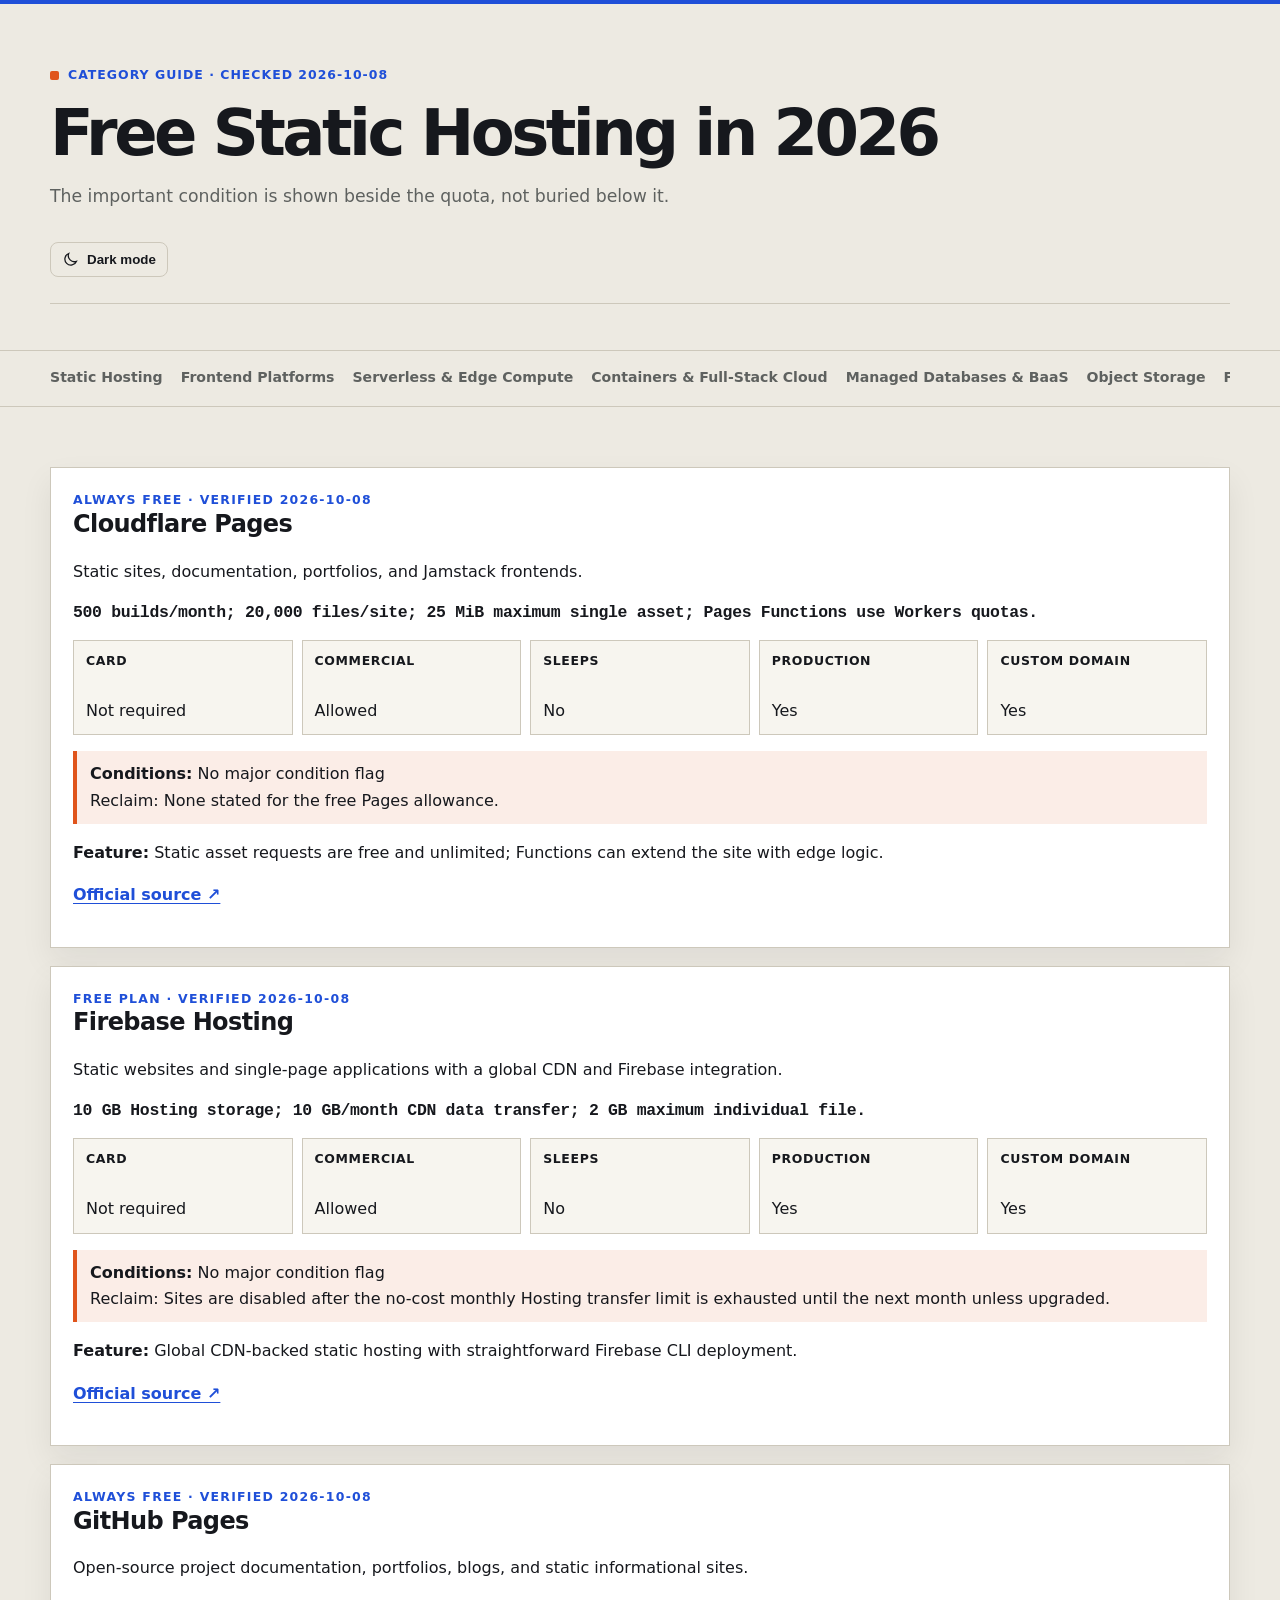
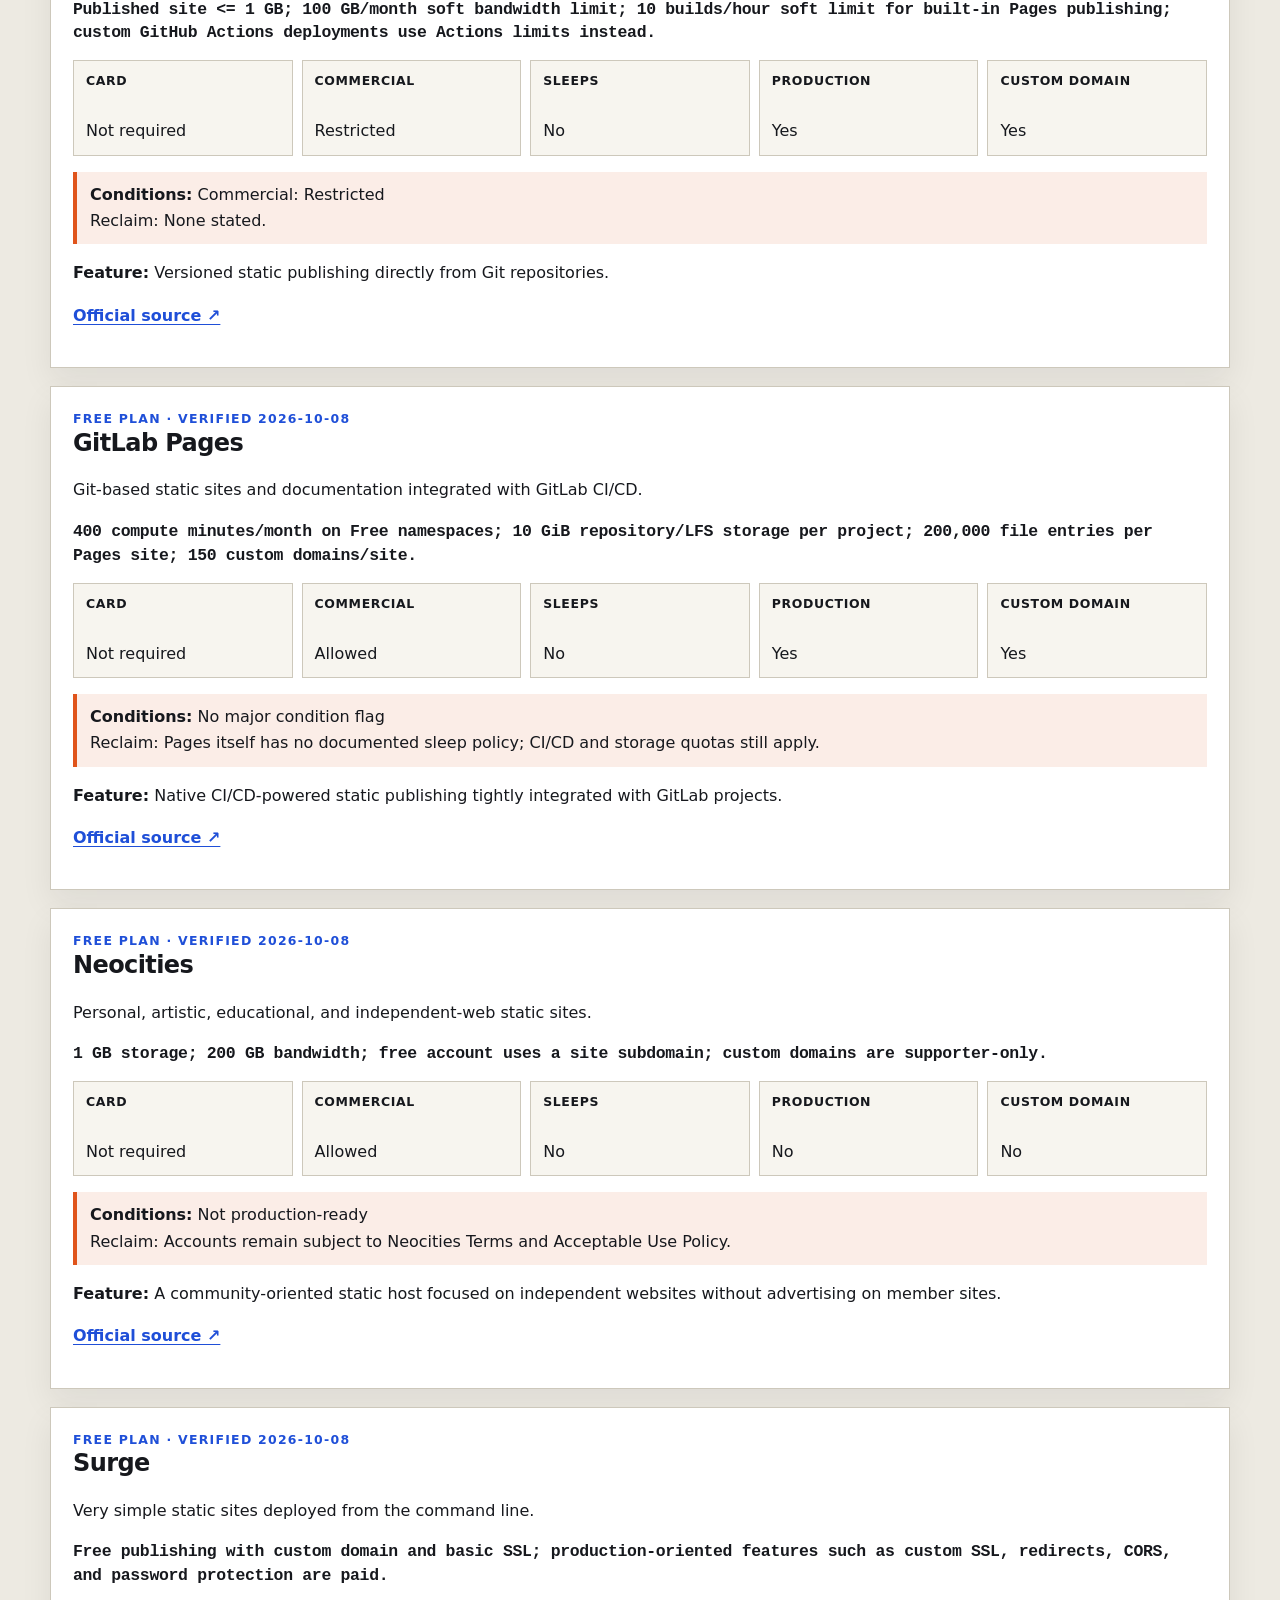
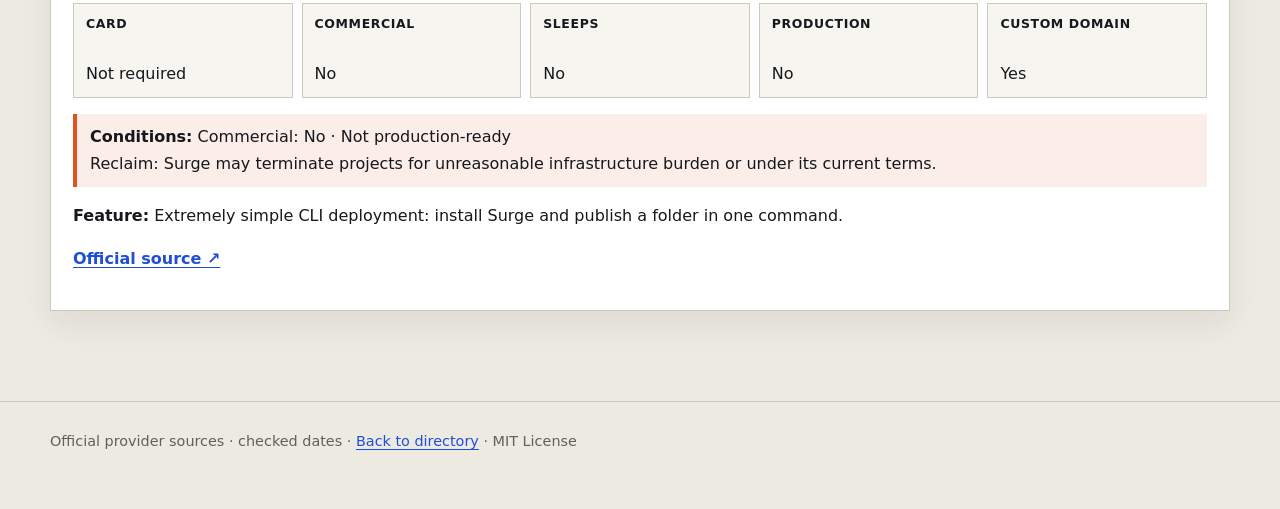
<file: site/static-hosting.html>
<!doctype html>
<html lang="en">
<head>
<meta charset="utf-8">
<meta name="viewport" content="width=device-width,initial-scale=1">
<title>Free Static Hosting 2026 | Verified Limits &amp; Conditions</title>
<meta name="description" content="Verified 2026 static hosting services with free-tier limits, card requirements, commercial policies, and sleep/reclaim conditions.">
<link rel="canonical" href="https://hamidic911.github.io/free-web-hosting-guide/static-hosting.html">
<link rel="stylesheet" href="style.css">
</head>
<body>
<header class="hero"><div class="container category-header">
<div class="eyebrow">Category guide · checked 2026-10-08</div>
<h1>Free Static Hosting in 2026</h1>
<p class="lead">The important condition is shown beside the quota, not buried below it.</p>
<button class="theme-toggle" id="themeToggle" type="button" aria-label="Toggle color theme"></button>
</div></header>
<nav class="nav-wrap"><div class="container nav" aria-label="Categories"><a href="static-hosting.html">Static Hosting</a><a href="frontend-platforms.html">Frontend Platforms</a><a href="serverless-edge.html">Serverless &amp; Edge Compute</a><a href="containers-cloud.html">Containers &amp; Full-Stack Cloud</a><a href="databases-baas.html">Managed Databases &amp; BaaS</a><a href="object-storage.html">Object Storage</a><a href="free-vps.html">Free VPS &amp; Compute</a><a href="ai-gpu-apps.html">AI, GPU &amp; Data Apps</a><a href="php-traditional.html">PHP &amp; Traditional Hosting</a><a href="no-code.html">No-Code App Builders</a><a href="documentation.html">Documentation Hosting</a></div></nav>
<main class="container"><article class="card">
<div class="section-kicker">Always Free · verified 2026-10-08</div>
<h2>Cloudflare Pages</h2>
<p>Static sites, documentation, portfolios, and Jamstack frontends.</p>
<p class="limit">500 builds/month; 20,000 files/site; 25 MiB maximum single asset; Pages Functions use Workers quotas.</p>
<div class="facts">
<div class="fact"><strong>Card</strong><br>Not required</div>
<div class="fact"><strong>Commercial</strong><br>Allowed</div>
<div class="fact"><strong>Sleeps</strong><br>No</div>
<div class="fact"><strong>Production</strong><br>Yes</div>
<div class="fact"><strong>Custom domain</strong><br>Yes</div>
</div>
<div class="trap-note"><strong>Conditions:</strong> No major condition flag<br><span class="muted">Reclaim: None stated for the free Pages allowance.</span></div>
<p><strong>Feature:</strong> Static asset requests are free and unlimited; Functions can extend the site with edge logic.</p>
<p><a class="source-link" href="https://developers.cloudflare.com/pages/platform/limits/" target="_blank" rel="noopener">Official source ↗</a></p>
</article><article class="card">
<div class="section-kicker">Free Plan · verified 2026-10-08</div>
<h2>Firebase Hosting</h2>
<p>Static websites and single-page applications with a global CDN and Firebase integration.</p>
<p class="limit">10 GB Hosting storage; 10 GB/month CDN data transfer; 2 GB maximum individual file.</p>
<div class="facts">
<div class="fact"><strong>Card</strong><br>Not required</div>
<div class="fact"><strong>Commercial</strong><br>Allowed</div>
<div class="fact"><strong>Sleeps</strong><br>No</div>
<div class="fact"><strong>Production</strong><br>Yes</div>
<div class="fact"><strong>Custom domain</strong><br>Yes</div>
</div>
<div class="trap-note"><strong>Conditions:</strong> No major condition flag<br><span class="muted">Reclaim: Sites are disabled after the no-cost monthly Hosting transfer limit is exhausted until the next month unless upgraded.</span></div>
<p><strong>Feature:</strong> Global CDN-backed static hosting with straightforward Firebase CLI deployment.</p>
<p><a class="source-link" href="https://firebase.google.com/docs/hosting/usage-quotas-pricing" target="_blank" rel="noopener">Official source ↗</a></p>
</article><article class="card">
<div class="section-kicker">Always Free · verified 2026-10-08</div>
<h2>GitHub Pages</h2>
<p>Open-source project documentation, portfolios, blogs, and static informational sites.</p>
<p class="limit">Published site &lt;= 1 GB; 100 GB/month soft bandwidth limit; 10 builds/hour soft limit for built-in Pages publishing; custom GitHub Actions deployments use Actions limits instead.</p>
<div class="facts">
<div class="fact"><strong>Card</strong><br>Not required</div>
<div class="fact"><strong>Commercial</strong><br>Restricted</div>
<div class="fact"><strong>Sleeps</strong><br>No</div>
<div class="fact"><strong>Production</strong><br>Yes</div>
<div class="fact"><strong>Custom domain</strong><br>Yes</div>
</div>
<div class="trap-note"><strong>Conditions:</strong> Commercial: Restricted<br><span class="muted">Reclaim: None stated.</span></div>
<p><strong>Feature:</strong> Versioned static publishing directly from Git repositories.</p>
<p><a class="source-link" href="https://docs.github.com/en/pages/getting-started-with-github-pages/github-pages-limits" target="_blank" rel="noopener">Official source ↗</a></p>
</article><article class="card">
<div class="section-kicker">Free Plan · verified 2026-10-08</div>
<h2>GitLab Pages</h2>
<p>Git-based static sites and documentation integrated with GitLab CI/CD.</p>
<p class="limit">400 compute minutes/month on Free namespaces; 10 GiB repository/LFS storage per project; 200,000 file entries per Pages site; 150 custom domains/site.</p>
<div class="facts">
<div class="fact"><strong>Card</strong><br>Not required</div>
<div class="fact"><strong>Commercial</strong><br>Allowed</div>
<div class="fact"><strong>Sleeps</strong><br>No</div>
<div class="fact"><strong>Production</strong><br>Yes</div>
<div class="fact"><strong>Custom domain</strong><br>Yes</div>
</div>
<div class="trap-note"><strong>Conditions:</strong> No major condition flag<br><span class="muted">Reclaim: Pages itself has no documented sleep policy; CI/CD and storage quotas still apply.</span></div>
<p><strong>Feature:</strong> Native CI/CD-powered static publishing tightly integrated with GitLab projects.</p>
<p><a class="source-link" href="https://docs.gitlab.com/user/project/pages/introduction/" target="_blank" rel="noopener">Official source ↗</a></p>
</article><article class="card">
<div class="section-kicker">Free Plan · verified 2026-10-08</div>
<h2>Neocities</h2>
<p>Personal, artistic, educational, and independent-web static sites.</p>
<p class="limit">1 GB storage; 200 GB bandwidth; free account uses a site subdomain; custom domains are supporter-only.</p>
<div class="facts">
<div class="fact"><strong>Card</strong><br>Not required</div>
<div class="fact"><strong>Commercial</strong><br>Allowed</div>
<div class="fact"><strong>Sleeps</strong><br>No</div>
<div class="fact"><strong>Production</strong><br>No</div>
<div class="fact"><strong>Custom domain</strong><br>No</div>
</div>
<div class="trap-note"><strong>Conditions:</strong> Not production-ready<br><span class="muted">Reclaim: Accounts remain subject to Neocities Terms and Acceptable Use Policy.</span></div>
<p><strong>Feature:</strong> A community-oriented static host focused on independent websites without advertising on member sites.</p>
<p><a class="source-link" href="https://neocities.org/supporter" target="_blank" rel="noopener">Official source ↗</a></p>
</article><article class="card">
<div class="section-kicker">Free Plan · verified 2026-10-08</div>
<h2>Surge</h2>
<p>Very simple static sites deployed from the command line.</p>
<p class="limit">Free publishing with custom domain and basic SSL; production-oriented features such as custom SSL, redirects, CORS, and password protection are paid.</p>
<div class="facts">
<div class="fact"><strong>Card</strong><br>Not required</div>
<div class="fact"><strong>Commercial</strong><br>No</div>
<div class="fact"><strong>Sleeps</strong><br>No</div>
<div class="fact"><strong>Production</strong><br>No</div>
<div class="fact"><strong>Custom domain</strong><br>Yes</div>
</div>
<div class="trap-note"><strong>Conditions:</strong> Commercial: No · Not production-ready<br><span class="muted">Reclaim: Surge may terminate projects for unreasonable infrastructure burden or under its current terms.</span></div>
<p><strong>Feature:</strong> Extremely simple CLI deployment: install Surge and publish a folder in one command.</p>
<p><a class="source-link" href="https://surge.sh/pricing" target="_blank" rel="noopener">Official source ↗</a></p>
</article></main>
<footer><div class="container">Official provider sources · checked dates · <a href="index.html">Back to directory</a> · MIT License</div></footer>
<script src="app.js"></script>
</body>
</html>
</file>
<file: site/style.css>
:root{
  --paper:#EDEAE2;
  --ink:#16181D;
  --blue:#1F4FD8;
  --trap:#E0541B;
  --ok:#2F6F4F;
  --line:#CDC8BB;
  --surface:#F7F5EF;
  --surface-strong:#FFFFFF;
  --muted:#5E615F;
  --soft-blue:#E9EFFC;
  --soft-trap:#FBEDE7;
  --soft-ok:#EAF3ED;
  --focus:rgba(31,79,216,.22);
  --shadow:0 14px 30px rgba(22,24,29,.07);
}
html[data-theme="dark"]{
  --paper:#14171B;
  --ink:#F4F3EE;
  --blue:#7EA2FF;
  --trap:#FF8A55;
  --ok:#73B18D;
  --line:#32363D;
  --surface:#1B1F24;
  --surface-strong:#20252B;
  --muted:#B5B7B4;
  --soft-blue:#202A3D;
  --soft-trap:#3A251D;
  --soft-ok:#1C3025;
  --focus:rgba(126,162,255,.25);
  --shadow:0 16px 34px rgba(0,0,0,.24);
}
*{box-sizing:border-box}
html{scroll-behavior:smooth}
body{margin:0;background:var(--paper);color:var(--ink);font:16px/1.65 ui-sans-serif,"Space Grotesk","Arial Narrow",Aptos,system-ui,sans-serif;min-height:100vh}
body::before{content:"";display:block;height:4px;background:var(--blue)}
a{color:var(--blue);text-underline-offset:3px}
a:hover{color:var(--ink)}
a:focus-visible,button:focus-visible,input:focus-visible,select:focus-visible{outline:3px solid var(--focus);outline-offset:3px}
.container{width:min(1180px,calc(100% - 32px));margin-inline:auto}
.hero{padding:58px 0 46px;border-bottom:1px solid var(--line);background:var(--paper)}
.hero-grid{display:grid;grid-template-columns:minmax(0,1.15fr) minmax(340px,.85fr);gap:40px;align-items:end}
.eyebrow{display:inline-flex;align-items:center;gap:9px;color:var(--blue);font-size:.78rem;font-weight:800;letter-spacing:.08em;text-transform:uppercase}
.eyebrow::before{content:"";width:9px;height:9px;background:var(--trap);display:inline-block;border-radius:2px}
h1{font-size:clamp(2.45rem,5vw,5.2rem);line-height:.98;letter-spacing:-.055em;margin:.22em 0 .22em;max-width:900px}
h2{line-height:1.15;letter-spacing:-.025em}
.lead{font-size:1.08rem;max-width:760px;color:var(--muted)}
.hero-tool{border:1px solid var(--ink);background:var(--surface-strong);padding:22px;box-shadow:var(--shadow);align-self:stretch;display:flex;flex-direction:column;justify-content:center}
.hero-tool-label{font-weight:800;margin-bottom:10px}
.architecture-picker{display:flex;flex-wrap:wrap;gap:8px;align-items:center;font-size:clamp(1.15rem,2vw,1.45rem);line-height:1.35}
.architecture-picker select{font:inherit;font-weight:800;color:var(--blue);background:var(--surface);border:1px solid var(--line);padding:8px 34px 8px 10px;border-radius:8px}
.hero-note{color:var(--muted);font-size:.9rem;margin:12px 0 0}
.theme-toggle{margin-top:14px;align-self:flex-start;display:inline-flex;align-items:center;gap:8px;border:1px solid var(--line);background:var(--paper);color:var(--ink);padding:8px 11px;border-radius:8px;font-weight:700;cursor:pointer}
.icon{width:17px;height:17px;display:inline-block;flex:none}
.nav-wrap{position:sticky;top:0;z-index:20;background:color-mix(in srgb,var(--paper) 93%,transparent);backdrop-filter:blur(10px);border-bottom:1px solid var(--line)}
.nav{display:flex;gap:18px;overflow:auto;padding:12px 0;scrollbar-width:thin}
.nav a{white-space:nowrap;text-decoration:none;color:var(--muted);font-size:.88rem;font-weight:700;padding-block:3px;border-bottom:2px solid transparent}
.nav a:hover{color:var(--blue);border-color:var(--blue)}
main{padding:42px 0 72px}
.section-kicker{color:var(--blue);font-size:.78rem;font-weight:900;text-transform:uppercase;letter-spacing:.1em}
.section-head{display:flex;justify-content:space-between;gap:20px;align-items:end;margin-bottom:14px}
.section-head h2{margin:5px 0 0;font-size:clamp(1.7rem,3vw,2.35rem)}
.meta-line{color:var(--muted);font-size:.9rem}
.architecture-results{display:grid;grid-template-columns:repeat(3,minmax(0,1fr));gap:14px;margin:18px 0 44px}
.condition-card{background:var(--surface-strong);border:1px solid var(--line);padding:18px;position:relative;min-height:190px}
.condition-card::before{content:"";position:absolute;inset-block:0 auto 0;inset-inline-start:0;width:4px;background:var(--ok)}
.condition-card.has-trap::before{background:var(--trap)}
.condition-top{display:flex;justify-content:space-between;gap:10px;align-items:start;margin-bottom:10px}
.condition-top h3{margin:0;font-size:1.08rem;line-height:1.2}
.micro{font-size:.74rem;color:var(--muted);font-family:"JetBrains Mono","IBM Plex Mono","Cascadia Mono",monospace;white-space:nowrap}
.limit{font:800 1.03rem/1.45 "JetBrains Mono","IBM Plex Mono","Cascadia Mono",monospace;letter-spacing:-.02em;margin:8px 0 12px}
.conditions{display:grid;grid-template-columns:1fr 1fr;gap:7px 12px;margin-top:10px}
.condition-line{font-size:.78rem;color:var(--muted);display:flex;gap:7px;align-items:center}
.condition-dot{width:7px;height:7px;background:var(--ok);flex:none}
.condition-line.alert .condition-dot{background:var(--trap)}
.condition-line strong{color:var(--ink)}
.filter-bar{display:flex;gap:8px;flex-wrap:wrap;align-items:center;margin:16px 0 18px}
.search-wrap{flex:1;min-width:260px;position:relative}
.search-wrap input{width:100%;background:var(--surface-strong);border:1px solid var(--line);color:var(--ink);padding:13px 15px;border-radius:8px;font:inherit}
.filter-btn{border:1px solid var(--line);background:var(--surface);color:var(--ink);padding:10px 12px;border-radius:8px;font-weight:800;cursor:pointer}
.filter-btn.active{border-color:var(--blue);background:var(--soft-blue);color:var(--blue)}
.filter-btn:hover{border-color:var(--blue)}
.table-wrap{overflow:auto;border:1px solid var(--line);background:var(--surface-strong)}
.matrix{width:100%;border-collapse:separate;border-spacing:0;min-width:1080px}
th,td{border-bottom:1px solid var(--line);padding:14px 14px;text-align:left;vertical-align:top}
th{background:var(--ink);color:var(--paper);font-size:.76rem;letter-spacing:.08em;text-transform:uppercase;position:sticky;top:0;z-index:1}
tr:last-child td{border-bottom:0}
tbody tr:hover td{background:color-mix(in srgb,var(--blue) 3%,var(--surface-strong))}
.service-name{font-weight:900}
.service-name small{display:block;color:var(--muted);font-size:.75rem;font-weight:700;margin-top:3px}
.badge{display:inline-flex;align-items:center;gap:6px;border:1px solid var(--line);background:var(--surface);padding:4px 8px;border-radius:7px;font-size:.78rem;font-weight:800;white-space:nowrap}
.badge.ok{color:var(--ok);background:var(--soft-ok);border-color:color-mix(in srgb,var(--ok) 30%,var(--line))}
.badge.trap{color:var(--trap);background:var(--soft-trap);border-color:color-mix(in srgb,var(--trap) 30%,var(--line))}
.badge.blue{color:var(--blue);background:var(--soft-blue);border-color:color-mix(in srgb,var(--blue) 28%,var(--line))}
.source-link{font-weight:800;white-space:nowrap}
.mono{font-family:"JetBrains Mono","IBM Plex Mono","Cascadia Mono",monospace}
.mobile-results{display:none}
.card{border:1px solid var(--line);background:var(--surface-strong);padding:22px;margin:18px 0;box-shadow:var(--shadow)}
.card h2{margin-top:0}
.facts{display:grid;grid-template-columns:repeat(auto-fit,minmax(170px,1fr));gap:9px;margin:15px 0}
.fact{border:1px solid var(--line);background:var(--surface);padding:10px 12px}
.fact strong{display:block;font-size:.78rem;text-transform:uppercase;letter-spacing:.05em}
footer{border-top:1px solid var(--line);padding:28px 0 55px;color:var(--muted);font-size:.9rem}
code{font-family:"JetBrains Mono","IBM Plex Mono","Cascadia Mono",monospace;background:var(--soft-blue);padding:2px 5px}
.category-header{padding-bottom:26px;border-bottom:1px solid var(--line)}
.category-header h1{margin-bottom:.12em}
.category-header .lead{max-width:800px}
.trap-note{border-inline-start:4px solid var(--trap);padding:10px 13px;background:var(--soft-trap);margin:16px 0}
@media (max-width:900px){
  .hero-grid{grid-template-columns:1fr;gap:22px}
  .architecture-results{grid-template-columns:1fr}
  .hero{padding:46px 0 34px}
}
@media (max-width:800px){
  .container{width:min(100% - 22px,1180px)}
  .hero h1{font-size:clamp(2.35rem,12vw,4rem)}
  .section-head{display:block}
  .table-wrap{display:none}
  .mobile-results{display:grid;gap:12px}
  .mobile-card{background:var(--surface-strong);border:1px solid var(--line);padding:17px;position:relative}
  .mobile-card::before{content:"";position:absolute;inset-block:0;inset-inline-start:0;width:4px;background:var(--ok)}
  .mobile-card.has-trap::before{background:var(--trap)}
  .mobile-head{display:flex;justify-content:space-between;gap:12px;align-items:start}
  .mobile-name{font-weight:900;line-height:1.25}
  .mobile-category{font-size:.75rem;color:var(--muted);margin-top:3px}
  .mobile-limit{font:800 .96rem/1.5 "JetBrains Mono","IBM Plex Mono","Cascadia Mono",monospace;margin:13px 0}
  .mobile-conditions{display:grid;grid-template-columns:1fr 1fr;gap:7px;margin-bottom:12px}
  .mobile-condition{font-size:.78rem;border:1px solid var(--line);padding:7px 8px;background:var(--surface)}
  .mobile-condition.alert{border-color:color-mix(in srgb,var(--trap) 35%,var(--line));background:var(--soft-trap)}
  .mobile-source{font-size:.8rem;font-weight:800}
}
@media (prefers-reduced-motion:reduce){html{scroll-behavior:auto}}
</file>
